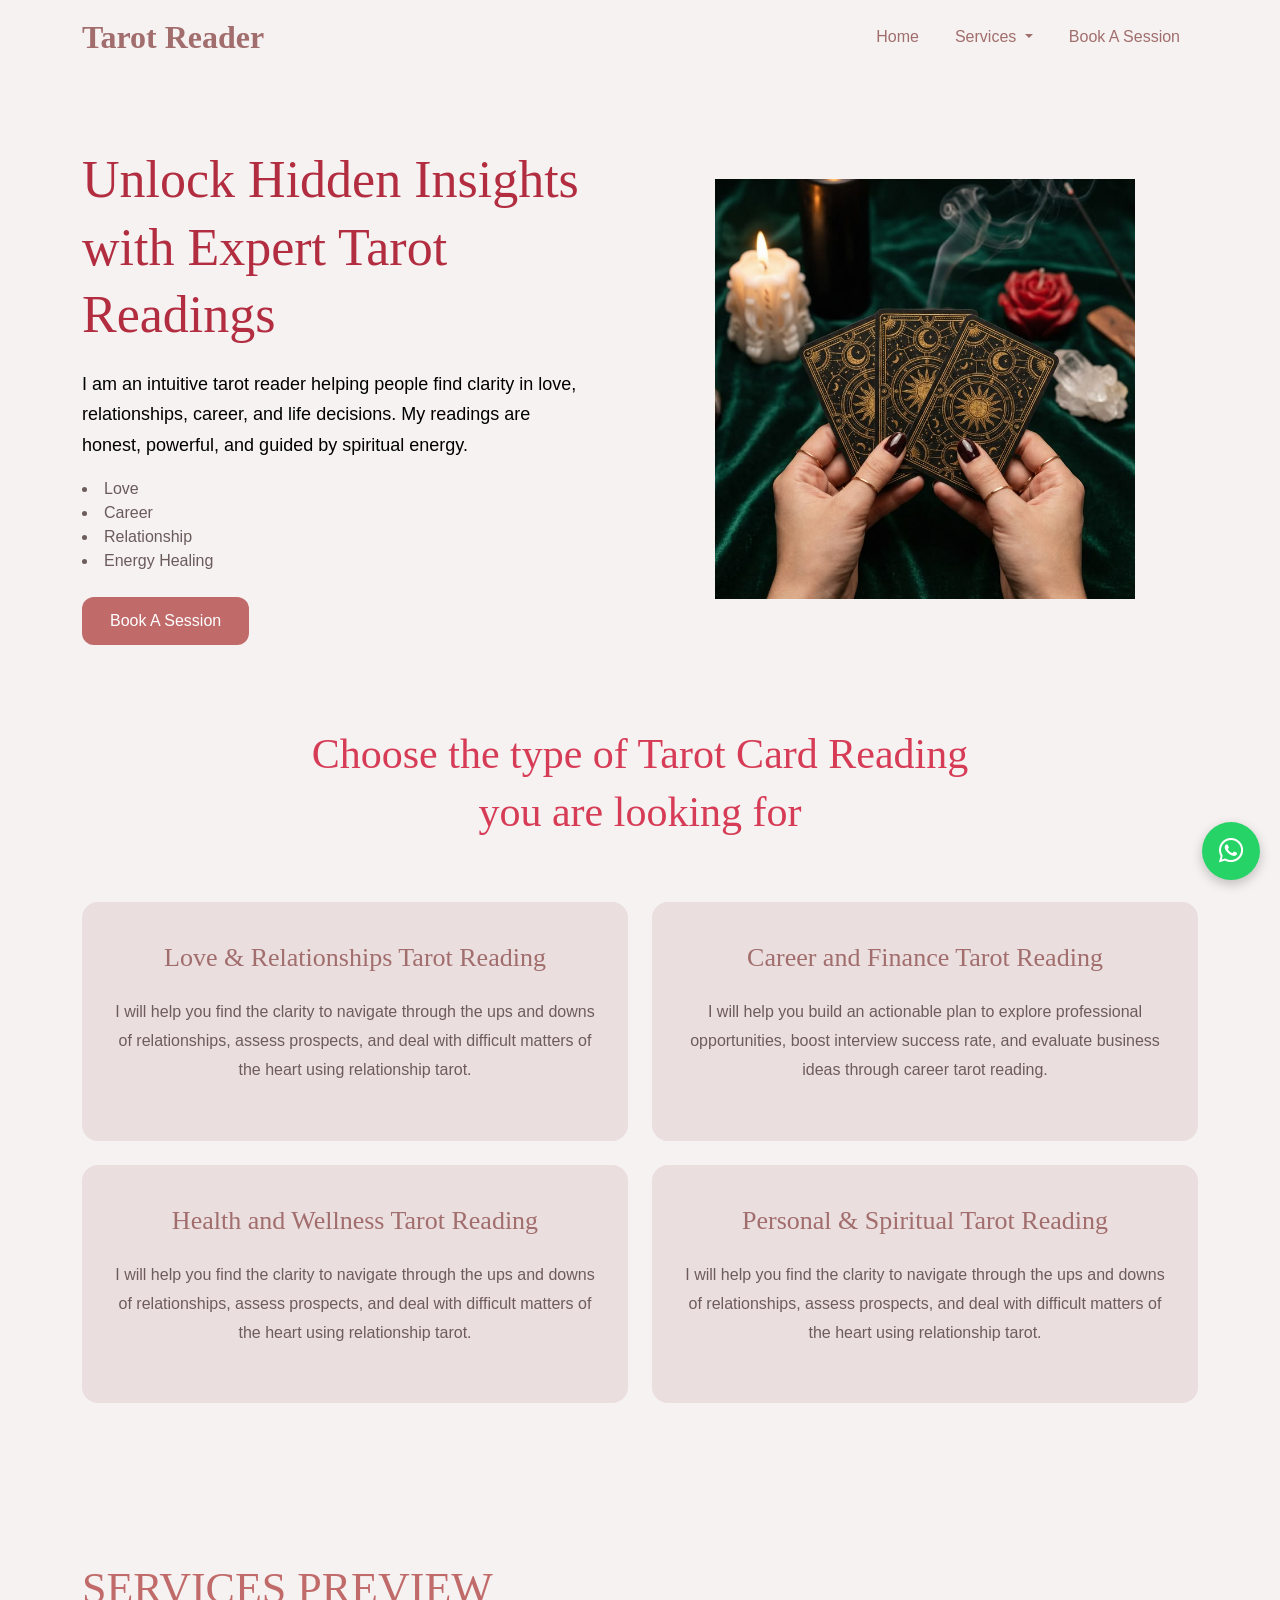
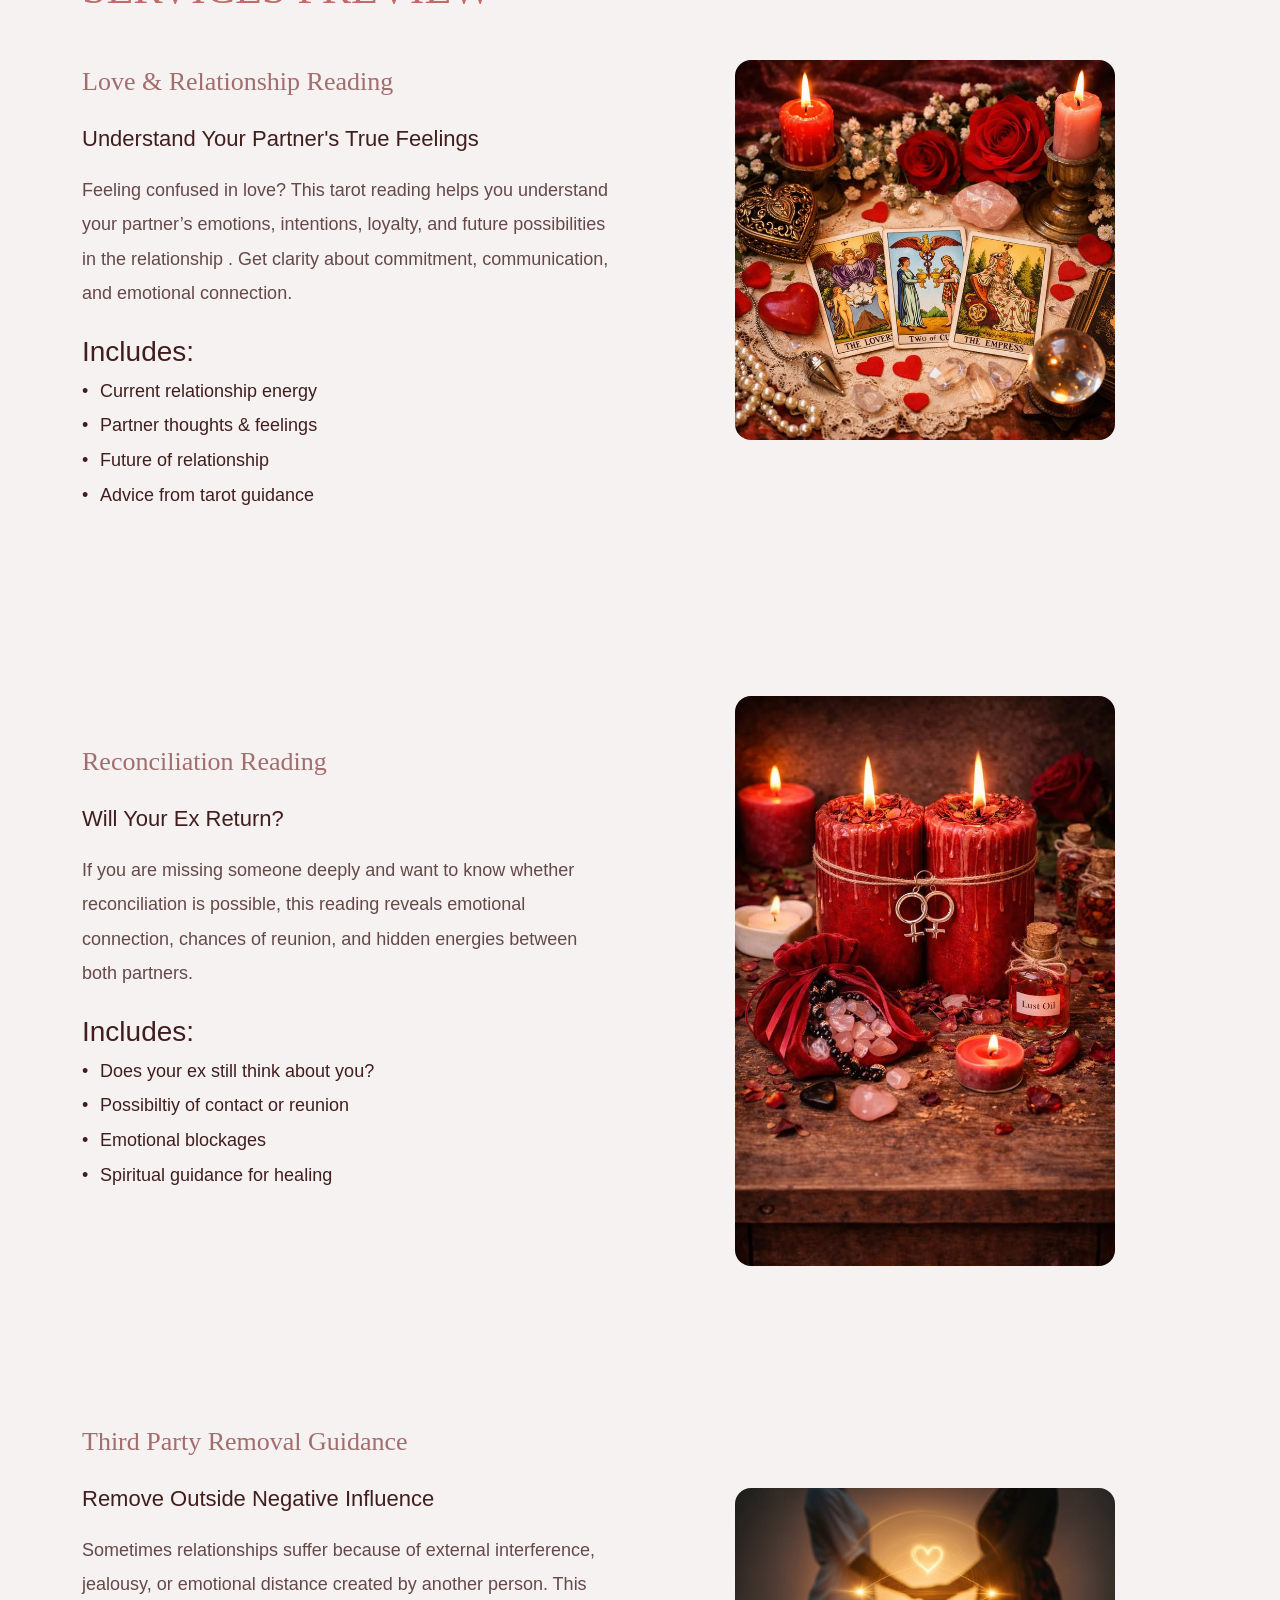
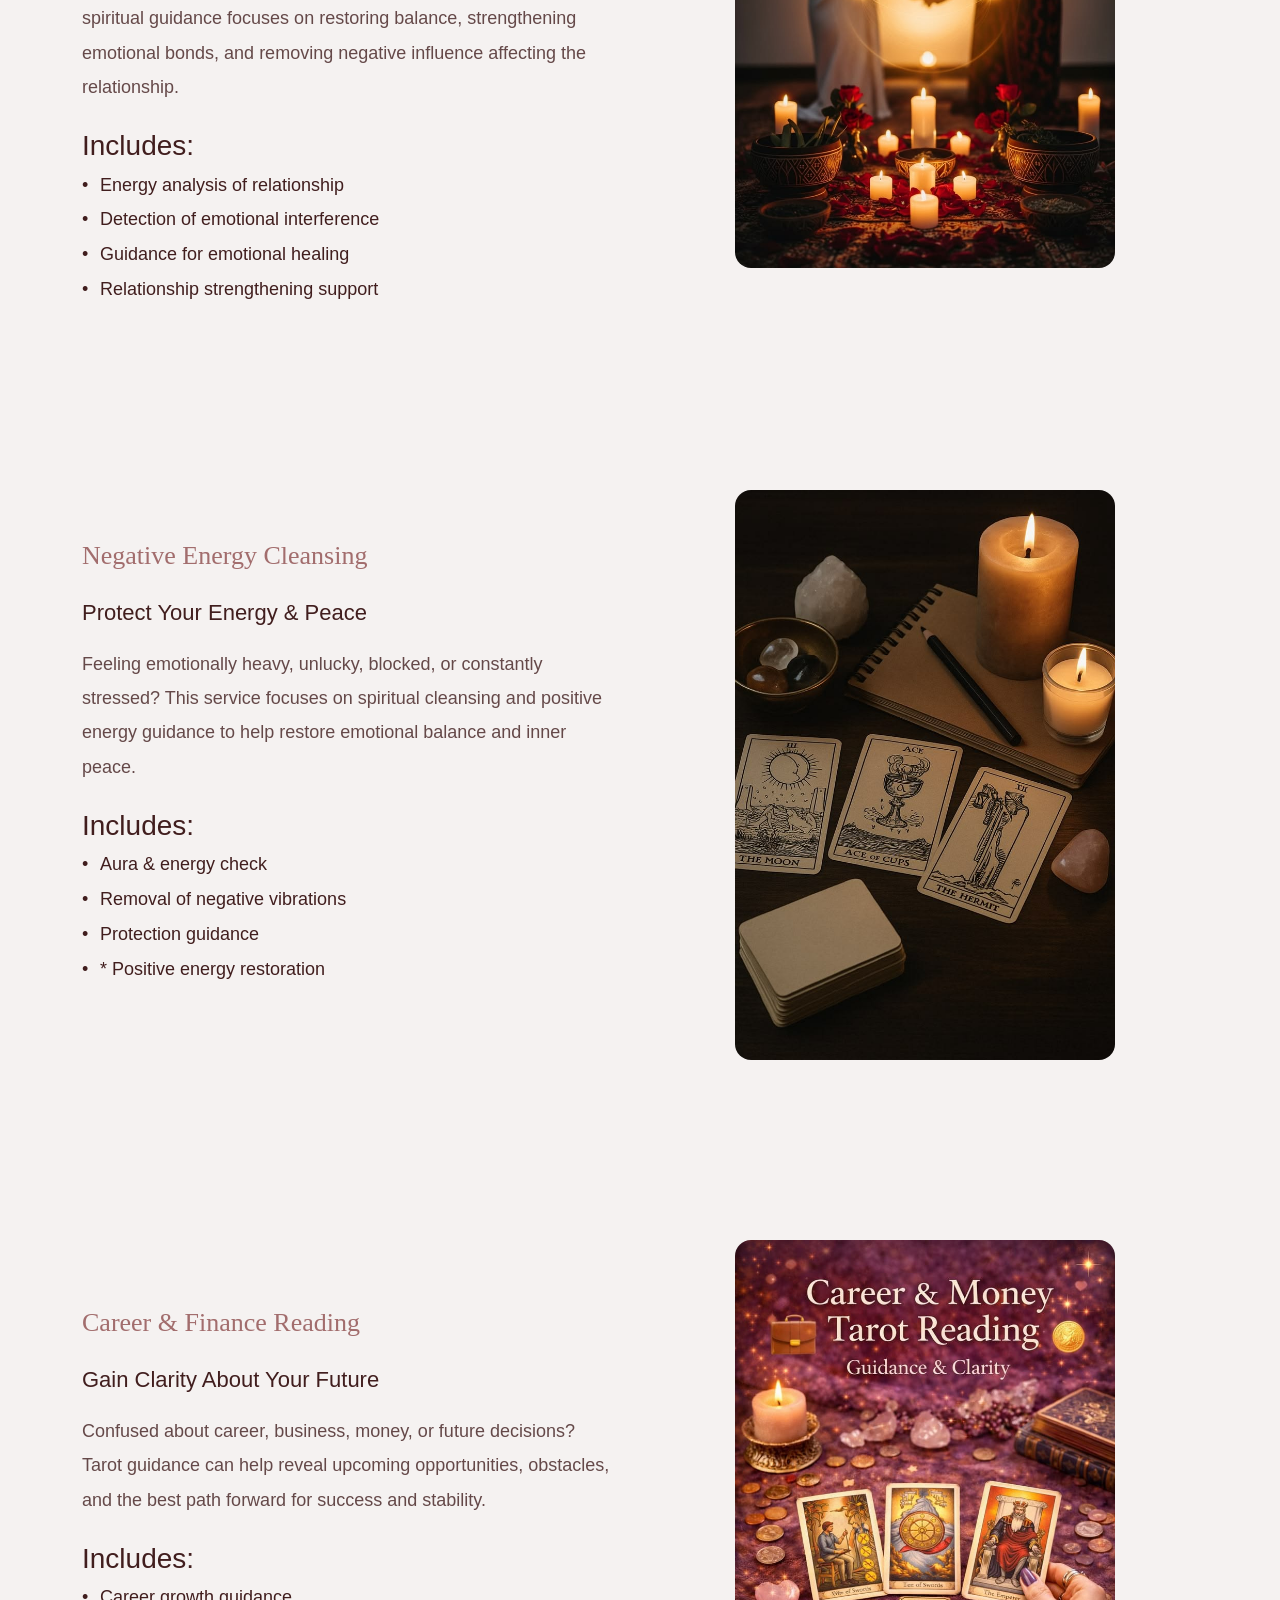
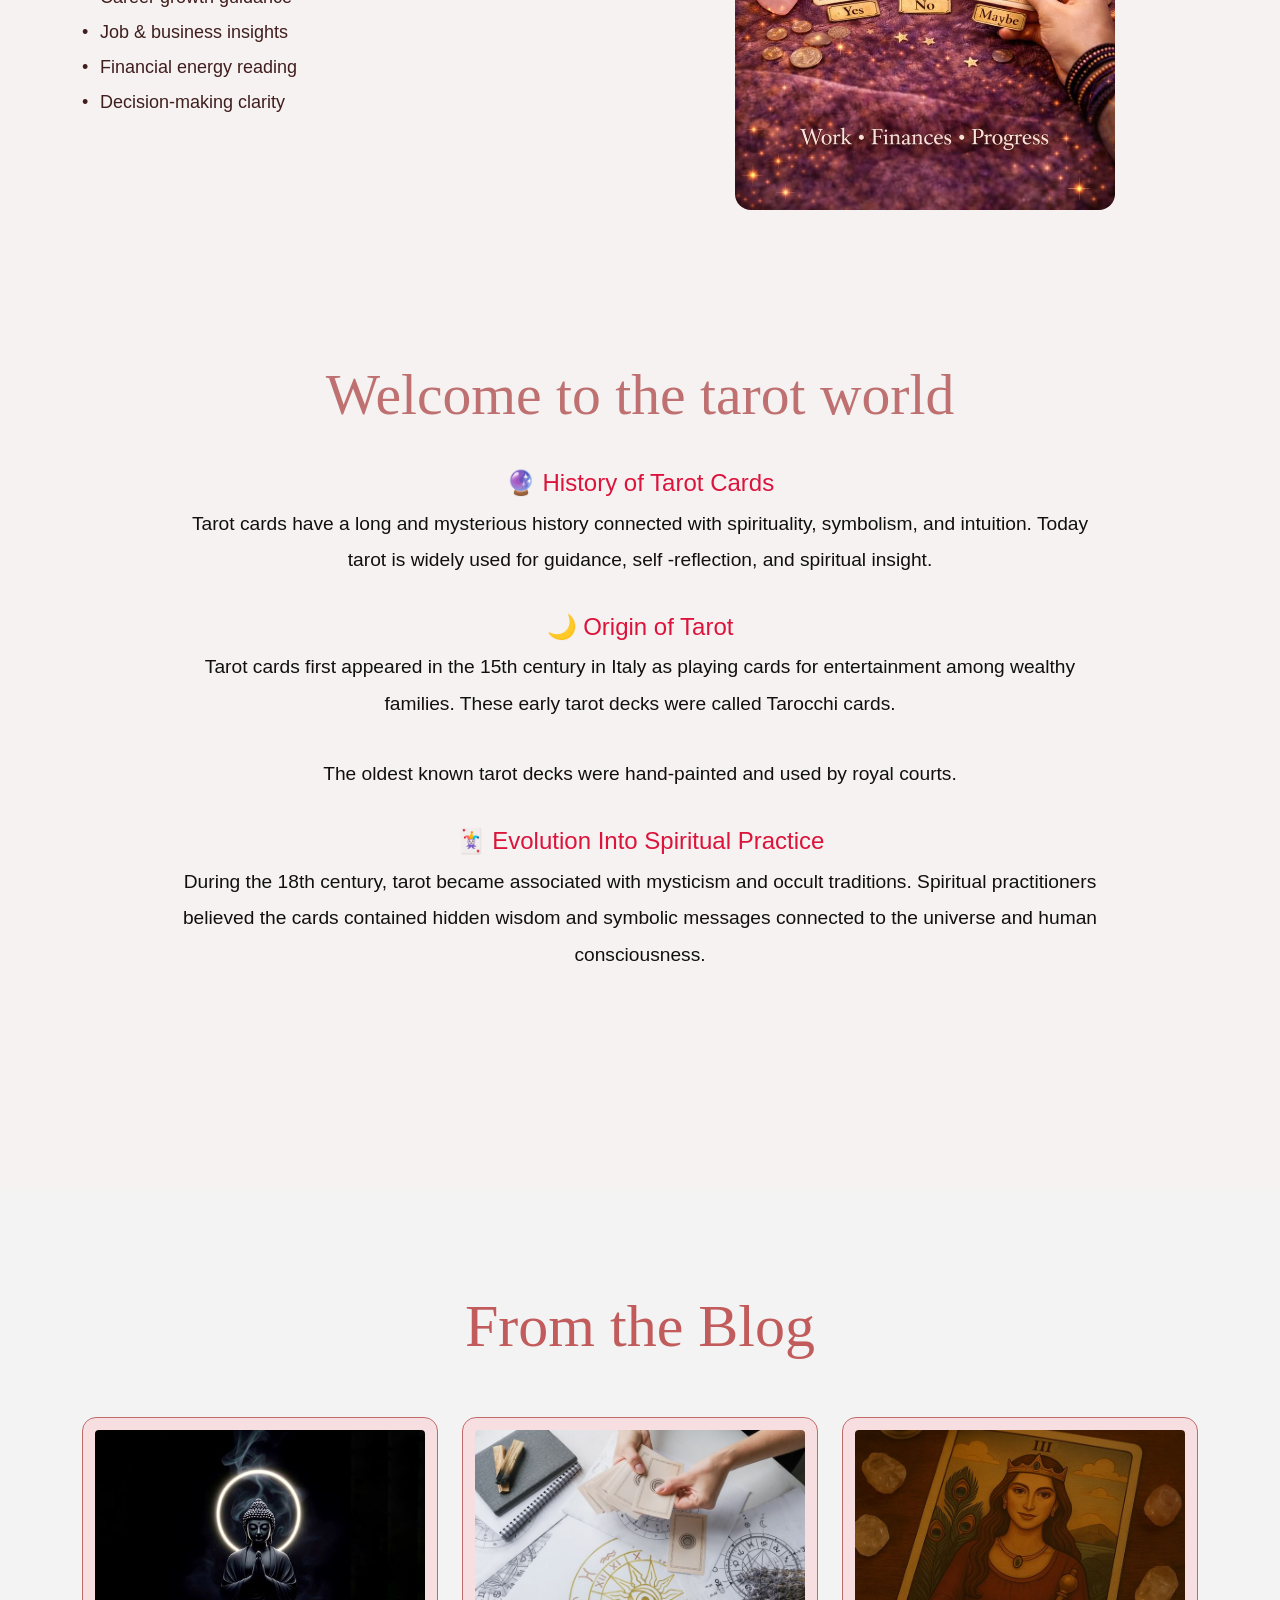
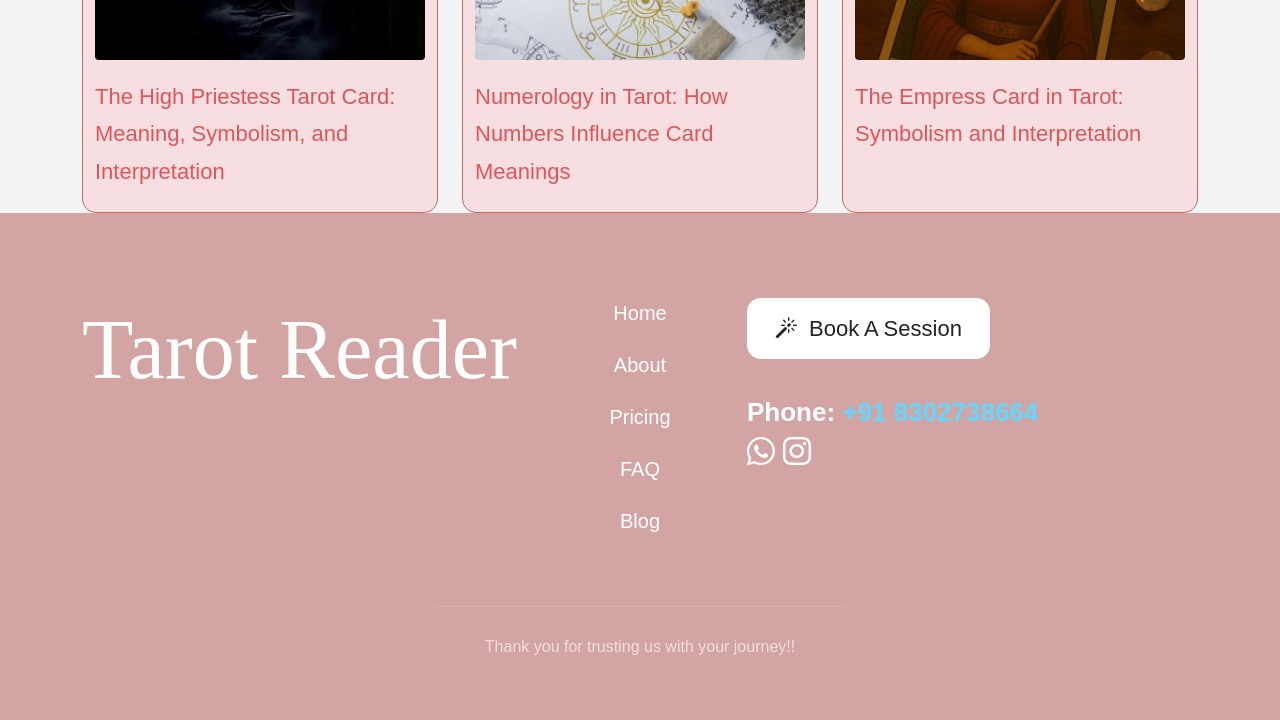
<file: tarotbyrajat/index.html>
<!DOCTYPE html>
<html lang="en">
<head>
    <meta charset="UTF-8">
    <meta name="viewport" content="width=device-width, initial-scale=1.0">
    <title>Tarot auraa</title>
      <link href="https://cdn.jsdelivr.net/npm/bootstrap@5.3.0/dist/css/bootstrap.min.css" rel="stylesheet">
      <link rel="stylesheet" href="./css/style.css">
     <link rel="stylesheet" href="https://cdn.jsdelivr.net/npm/bootstrap-icons@1.11.3/font/bootstrap-icons.min.css">
     <link rel="stylesheet" href="//cdnjs.cloudflare.com/ajax/libs/font-awesome/6.5.2/css/all.min.css">
</head>
<body>
  <a href="https://wa.me/918302738664" class="whatsapp-float" target="_blank" rel="noopener noreferrer" aria-label="Chat on WhatsApp">
  <i class="fa-brands fa-whatsapp"></i>
</a>
    <!-- section-1 -->
     <section>
      <nav class="navbar navbar-expand-lg bg-transparent py-2">
  <div class="container">
    <a class="navbar-brand" href="#">Tarot Reader</a>

    <button class="navbar-toggler" type="button" data-bs-toggle="collapse" data-bs-target="#navMenu">
      <span class="navbar-toggler-icon"></span>
    </button>

    <div class="collapse navbar-collapse justify-content-end" id="navMenu">
      <ul class="navbar-nav">
        <li class="nav-item"><a class="nav-link" href="index.html">Home</a></li>
       
       <li class="nav-item dropdown">
  <a class="nav-link dropdown-toggle" href="#" data-bs-toggle="dropdown">
    Services
  </a>

  <ul class="dropdown-menu">
   
    <li><a class="dropdown-item" href="love.html">Love & Relationship Tarots</a></li>
    <li><a class="dropdown-item" href="career.html">Career & Finance Tarots</a></li>
   
   
 </ul>
</li>
        
        <li class="nav-item"><a class="nav-link" href="booksession.html">Book A Session</a></li>
      </ul>
    </div>
  </div>
</nav>
</section>



<!-- section-2 -->
<section class="hero">
  <div class="container">
    <div class="row align-items-center">

      <!-- Text -->
      <div class="col-lg-6">
        <h1>
          Unlock Hidden Insights<br>
          with Expert Tarot<br>
          Readings
        </h1>

        <p>
          I am an intuitive tarot reader helping people find 
          clarity in love, relationships, career, and life
           decisions. My readings are honest, powerful,
            and guided by spiritual energy.
           
          
        </p>

     <ul class="hero-list">
  <li>Love</li>
  <li>Career</li>
  <li>Relationship</li>
  <li>Energy Healing</li>
</ul>

        <div class="mt-4 d-flex gap-3 flex-wrap">
          <a href="booksession.html" class="btn btn-primary-custom">Book A Session</a>
         
        </div>
      </div>

      <!-- Image -->
      <div class="col-lg-6 text-center mt-5 mt-lg-0">
        <img src="./assets/img1.jpg " alt="Tarot Cards" class="img-fluid hero-img">
      </div>

    </div>
  </div>
</section>

<!-- section-3 -->
<section class="section-padding">
  <div class="container">

    <!-- Heading -->
    <h2 class="section-title">
      Choose the type of Tarot Card Reading <br>
      you are looking for
    </h2>

    <!-- Cards -->
    <div class="row g-4">

      <!-- Card 1 -->
      <div class="col-md-6">
        <div class="service-card">
          <h3 class="service-title">Love & Relationships Tarot Reading</h3>
          <p class="service-text">
            I will help you find the clarity to navigate through the ups and downs of relationships, 
            assess prospects, and deal with difficult matters of the heart using relationship tarot.
          </p>
        </div>
      </div>

      <!-- Card 2 -->
      <div class="col-md-6">
        <div class="service-card">
          <h3 class="service-title">Career and Finance Tarot Reading</h3>
          <p class="service-text">
            I will help you build an actionable plan to explore professional opportunities, boost 
            interview success rate, and evaluate business ideas through career tarot reading.
          </p>
        </div>
      </div>

      <!-- Card 3 -->
      <div class="col-md-6">
        <div class="service-card">
          <h3 class="service-title">Health and Wellness Tarot Reading</h3>
          <p class="service-text">
            I will help you find the clarity to navigate through the ups and downs of relationships, 
            assess prospects, and deal with difficult matters of the heart using relationship tarot.
          </p>
        </div>
      </div>

      <!-- Card 4 -->
      <div class="col-md-6">
        <div class="service-card">
          <h3 class="service-title">Personal & Spiritual Tarot Reading</h3>
          <p class="service-text">
            I will help you find the clarity to navigate through the ups and downs of relationships, 
            assess prospects, and deal with difficult matters of the heart using relationship tarot.
          </p>
        </div>
      </div>

    </div>
  </div>
</section>

<!-- section-4 -->
   <section class="about-section">
  <div class="container">
    <div class="row align-items-center"> 

<!-- Left Content -->
       <div class="col-lg-6 about-content">
        <h2 class="about-title">SERVICES PREVIEW</h2>

        

       <h2 class="service-title">Love & Relationship Reading</h2>
<p class="service-subtitle">Understand Your Partner's True Feelings</p>

        <p class="about-text">
          Feeling confused in love?
           This tarot reading helps you understand your
            partner’s emotions, intentions,
             loyalty, and future possibilities in the relationship
             . Get clarity about commitment, communication, and
              emotional connection.

         </p> 

        
<h3 class="includes-title">Includes:</h3>
<ul class="includes-list">
  <li>Current relationship energy</li>
  <li>Partner thoughts & feelings</li>
  <li>Future of relationship</li>
  <li>Advice from tarot guidance</li>
</ul>
      </div> 

      <!-- Right Image -->
      <div class="col-lg-6 text-center">
        <img src="./assets/img2.jpg" alt="Tarot Reader" class="about-img">
      </div>

    </div>
   
  </div>
 </section>  


<!-- secction-5 -->
 <section class="about-section">
  <div class="container">
    <div class="row align-items-center"> 
     
<!-- Left Content -->
       <div class="col-lg-6 about-content">
   <h2 class="service-title">Reconciliation Reading</h2>
<p class="service-subtitle">Will Your Ex Return?</p>

        <p class="about-text">
         If you are missing someone deeply and want to know whether reconciliation
          is possible, this reading reveals emotional connection, chances of reunion,
          and hidden energies between both partners.

         </p> 
  <h3 class="includes-title">Includes:</h3>
<ul class="includes-list">
  <li>Does your ex still think about you?</li>
  <li>Possibiltiy of contact or reunion</li>
  <li>Emotional blockages</li>
  <li>Spiritual guidance for healing</li>
</ul>
      </div>
      <div class="col-lg-6 text-center">
        <img src="./assets/img3.jpg" alt="Tarot Reader" class="about-img">
      </div> 
</div>

   
  </div>
</section>  

<!-- section-6 -->
    <section class="about-section">
  <div class="container">
    <div class="row align-items-center"> 
     
<!-- Left Content -->
       <div class="col-lg-6 about-content">
   <h2 class="service-title">Third Party Removal Guidance</h2>
<p class="service-subtitle">Remove Outside Negative Influence</p>

        <p class="about-text">
         Sometimes relationships suffer because of external interference, jealousy, or
          emotional distance created by another person. This spiritual guidance
           focuses on restoring balance, strengthening emotional bonds, and removing
            negative influence affecting the relationship.
         </p> 
  <h3 class="includes-title">Includes:</h3>
<ul class="includes-list">
  <li>Energy analysis of relationship</li>
  <li>Detection of emotional interference</li>
  <li> Guidance for emotional healing</li>
  <li>Relationship strengthening support</li>
</ul>
      </div> 
       <div class="col-lg-6 text-center">
        <img src="./assets/img4.jpg" alt="Tarot Reader" class="about-img">
      </div>
</div>
   
  </div>
 </section>

<!-- section-7 -->
 <section class="about-section">
  <div class="container">
    <div class="row align-items-center"> 
       
<!-- Left Content -->
       <div class="col-lg-6 about-content">
   <h2 class="service-title">Negative Energy Cleansing</h2>
<p class="service-subtitle">Protect Your Energy & Peace</p>

        <p class="about-text">
         Feeling emotionally heavy, unlucky, blocked, or constantly stressed? This
          service focuses on spiritual cleansing and positive energy guidance to help
           restore emotional balance and inner peace.
         </p> 
  <h3 class="includes-title">Includes:</h3>
<ul class="includes-list">
  <li>Aura & energy check</li>
  <li>Removal of negative vibrations</li>
  <li> Protection guidance</li>
  <li>* Positive energy restoration</li>
</ul>
      </div> 
      <div class="col-lg-6 text-center">
        <img src="./assets/img5.jpg" alt="Tarot Reader" class="about-img">
      </div>
    
</div>

  </div>
 </section>

<!-- section-8 -->
  <section class="about-section">
  <div class="container">
     <div class="row align-items-center">
   
<!-- Left Content -->
       <div class="col-lg-6 about-content">
   <h2 class="service-title">Career & Finance Reading</h2>
<p class="service-subtitle">Gain Clarity About Your Future</p>

        <p class="about-text">
         Confused about career, business, money, or future decisions? Tarot guidance
          can help reveal upcoming opportunities, obstacles, and the best path forward
           for success and stability.
         </p> 
  <h3 class="includes-title">Includes:</h3>
<ul class="includes-list">
  <li>Career growth guidance</li>
  <li>Job & business insights</li>
  <li> Financial energy reading</li>
  <li>Decision-making clarity</li>
</ul>
      </div> 
       
        <div class="col-lg-6 text-center">
        <img src="./assets/img6.jpg" alt="Tarot Reader" class="about-img">
      </div>
    
</div>
   
  </div>
 </section>


<!-- section-9 -->
 <section class="tarot-section">
    <div class="container">
      <div class="row justify-content-center">
        <div class="col-lg-10">
          <h1 class="tarot-heading">Welcome to the tarot world</h1>

          <div class="tarot">
            <h4 class="tarot-content">🔮 History of Tarot Cards</h4>


          <p class="tarot-para">
            
Tarot cards have a long and mysterious history connected with spirituality,
 symbolism, and intuition. Today tarot is widely used for guidance, self
 -reflection, and spiritual insight.
          </p>
          </div>

           <div class="tarot">
            <h4 class="tarot-content">🌙 Origin of Tarot</h4>

          <p class="tarot-para">
           Tarot cards first appeared in the 15th century in Italy as playing cards for
            entertainment among wealthy families. These early tarot decks were called
             Tarocchi cards.
          </p>
          <p class="tarot-para">
            The oldest known tarot decks were hand-painted and used by royal courts.

          </p>
          </div>

           <div class="tarot">
            <h4 class="tarot-content">🃏 Evolution Into Spiritual Practice</h4>


          <p class="tarot-para">
            During the 18th century, tarot became associated with mysticism and occult
             traditions. Spiritual practitioners believed the cards contained hidden wisdom
              and symbolic messages connected to the universe and human
               consciousness.
            

          </p>
          </div>


          
          </div>
        </div>
      </div>
    </div>
  </section>




   
   


  <!-- section-10 -->
   <section class="blog-section">
  <div class="container">
    <h2 class="blog-title">From the Blog</h2>

    <div class="row g-4 justify-content-center">
      <div class="col-lg-4 col-md-6">
        <div class="blog-card">
          <img src="./assets/download (7).jpg" alt="">
          <h3>The High Priestess Tarot Card: Meaning, Symbolism, and Interpretation</h3>
        </div>
      </div>

      <div class="col-lg-4 col-md-6">
        <div class="blog-card">
          <img src="./assets/img8.jpg" alt="">
          <h3>Numerology in Tarot: How Numbers Influence Card Meanings</h3>
        </div>
      </div>

      <div class="col-lg-4 col-md-6">
        <div class="blog-card">
          <img src="./assets/img9.jpg" alt="">
          <h3>The Empress Card in Tarot: Symbolism and Interpretation</h3>
        </div>
      </div>
    </div>

    
  </div>
</section>

<!-- section-11 -->
 <footer class="custom-footer">
  <div class="container">
    <div class="row align-items-start gy-5">
      
      <div class="col-lg-5 footer-left text-center text-lg-start">
        <div class="footer-logo">Tarot Reader</div>
      </div>

      <div class="col-lg-2 footer-center">
        <ul class="footer-links">
          <li><a href="#">Home</a></li>
          <li><a href="#">About</a></li>
          <li><a href="#">Pricing</a></li>
          <li><a href="#">FAQ</a></li>
          <li><a href="#">Blog</a></li>
        </ul>
      </div>

      <div class="col-lg-5 footer-right text-center text-lg-start">
        <a href="booksession.html" class="session-btn">
          <i class="bi bi-magic"></i>
          Book A Session
        </a>

        <div class="phone-text">
          Phone: <a href="tel:+918302738664">+91 8302738664</a>
        </div>

      <div class="social-icons">
  <a href="https://wa.me/918302738664?text=Hello%20I%20want%20to%20book%20a%20reading" target="_blank" rel="noopener noreferrer">
    <i class="bi bi-whatsapp"></i>
  </a>

  <a href="https://www.instagram.com/tarotbyrajat/" target="_blank" rel="noopener noreferrer">
    <i class="bi bi-instagram"></i>
  </a>

 
</div>
      </div>
    </div>

    <hr class="footer-divider">

    <p class="footer-credit">
     Thank you for trusting us with your journey!!
    </p>
  </div>
</footer>





<script src="https://cdn.jsdelivr.net/npm/bootstrap@5.3.0/dist/js/bootstrap.bundle.min.js">
  </script>

</body>
</html>
</file>
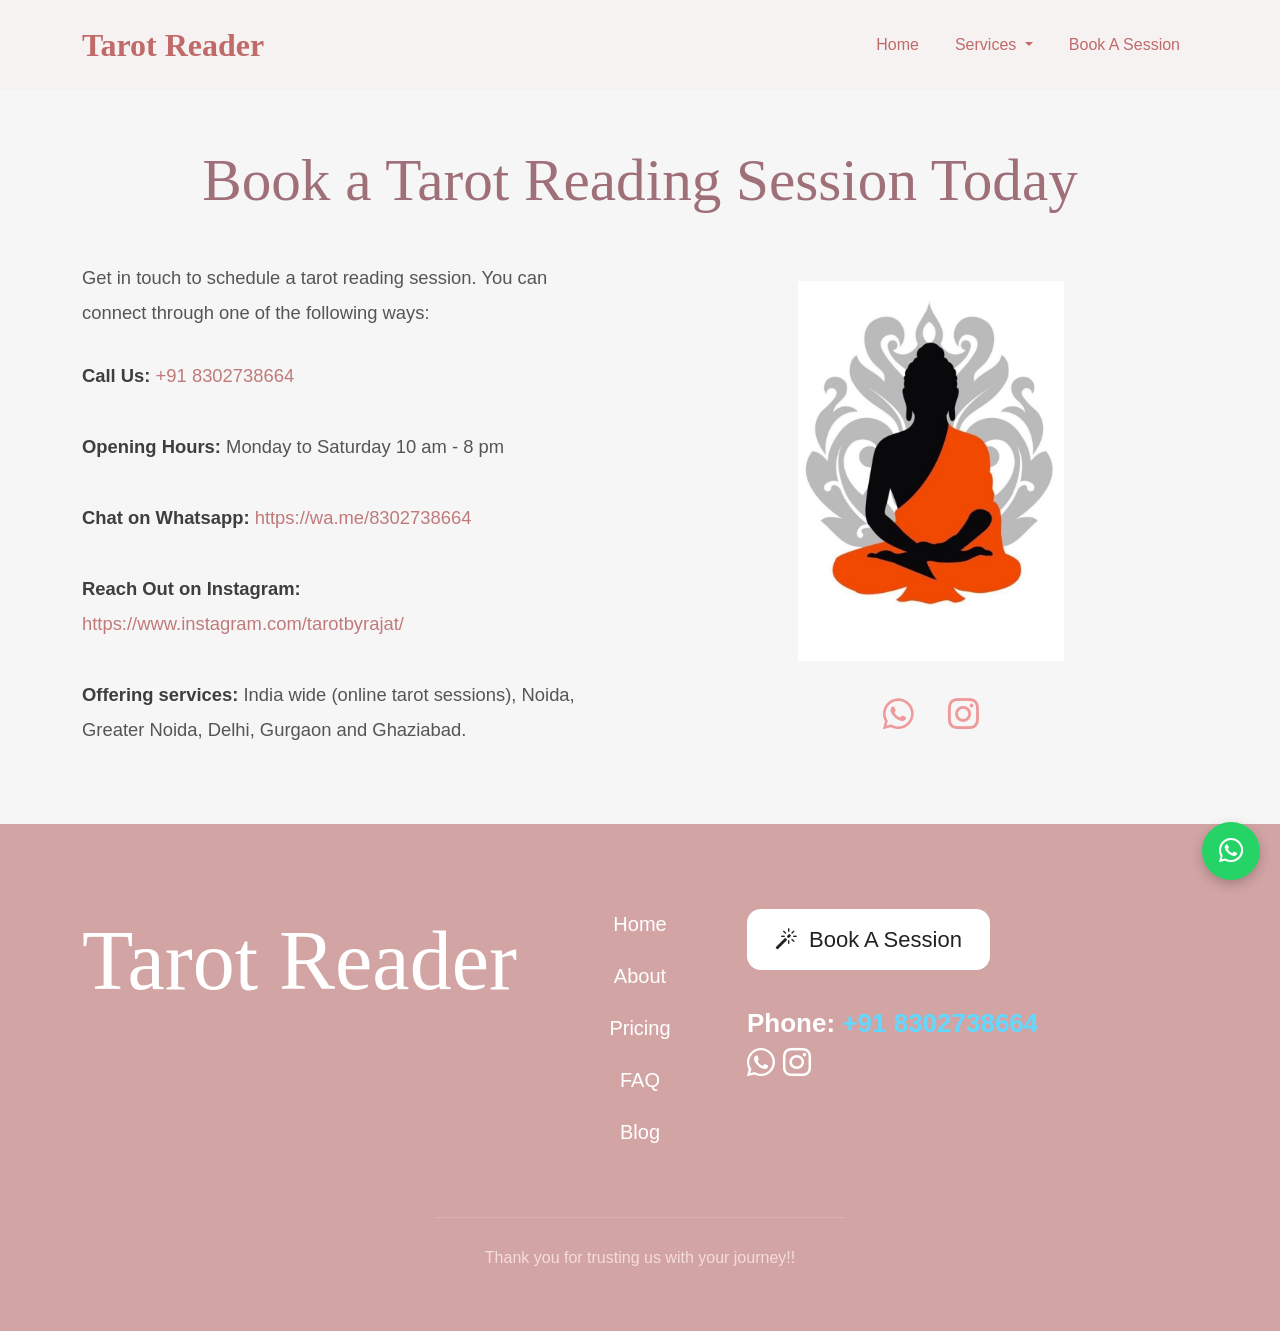
<file: tarotbyrajat/booksession.html>
<!DOCTYPE html>
<html lang="en">
<head>
    <meta charset="UTF-8">
    <meta name="viewport" content="width=device-width, initial-scale=1.0">
    <title>Document</title>
      <link href="https://cdn.jsdelivr.net/npm/bootstrap@5.3.0/dist/css/bootstrap.min.css" rel="stylesheet">
      <link rel="stylesheet" href="./css/booksession.css">
        <link rel="stylesheet" href="https://cdn.jsdelivr.net/npm/bootstrap-icons@1.11.3/font/bootstrap-icons.min.css">
        <link rel="stylesheet" href="//cdnjs.cloudflare.com/ajax/libs/font-awesome/6.5.2/css/all.min.css">
</head>
<body>
   <a href="https://wa.me/918302738664" class="whatsapp-float" target="_blank" rel="noopener noreferrer" aria-label="Chat on WhatsApp">
  <i class="fa-brands fa-whatsapp"></i>
</a>
     <!-- section-1 -->
     <section>
    <nav class="navbar navbar-expand-lg bg-transparent py-3">
  <div class="container">
    <a class="navbar-brand" href="index.html">Tarot Reader</a>

    <button class="navbar-toggler" type="button" data-bs-toggle="collapse" data-bs-target="#navMenu">
      <span class="navbar-toggler-icon"></span>
    </button>

    <div class="collapse navbar-collapse justify-content-end" id="navMenu">
      <ul class="navbar-nav">
        <li class="nav-item"><a class="nav-link" href="index.html">Home</a></li>
       
       <li class="nav-item dropdown">
  <a class="nav-link dropdown-toggle" href="#" data-bs-toggle="dropdown">
    Services
  </a>

  <ul class="dropdown-menu">
 
    <li><a class="dropdown-item" href="love.html">Love & Relationship Tarots</a></li>
    <li><a class="dropdown-item" href="career.html">Career & Finance Tarots</a></li>
  
   
 </ul>
</li>
        
        <li class="nav-item"><a class="nav-link" href="booksession.html">Book A Session</a></li>
      </ul>
    </div>
  </div>
</nav>
</section>


<!-- section-2 -->
 <section class="contact-booking-section">
    <div class="container">
      <h2 class="section-title">Book a Tarot Reading Session Today</h2>

      <div class="row align-items-start g-5">
        <div class="col-lg-6">
          <div class="contact-text">
            <p>
              Get in touch to schedule a tarot reading session. You can connect
              through one of the following ways:
            </p>

            <div class="contact-item">
              <strong>Call Us:</strong>
              
             <a href="tel:+918302738664" class="contact-link">+91 8302738664</a>
            </div>

            <div class="contact-item">
              <strong>Opening Hours:</strong> Monday to Saturday 10 am - 8 pm
            </div>

            <div class="contact-item">
              <strong>Chat on Whatsapp:</strong>
              <a href="https://wa.me/918302738664" target="_blank" rel="noopener noreferrer" class="contact-link">
                https://wa.me/8302738664
              </a>
            </div>

            <div class="contact-item">
              <strong>Reach Out on Instagram:</strong><br>
              <a href="https://www.instagram.com/tarotbyrajat/" target="_blank" rel="noopener noreferrer" class="contact-link">
                https://www.instagram.com/tarotbyrajat/
              </a>
            </div>

            <div class="contact-item">
              <strong>Offering services:</strong> India wide (online tarot sessions),
              Noida, Greater Noida, Delhi, Gurgaon and Ghaziabad.
            </div>
          </div>
        </div>

        <div class="col-lg-6">
          <div class="map-wrap">
          <img class="buddha-img" src="./assets/downloaded.jpg" alt="Buddha image">
            <div class="social-links">
              <a href="https://wa.me/918302738664" target="_blank" rel="noopener noreferrer" aria-label="WhatsApp">
                <i class="fa-brands fa-whatsapp"></i>
              </a>
              <a href="https://www.instagram.com/tarot_auraa/" target="_blank" rel="noopener noreferrer" aria-label="Instagram">
                <i class="fa-brands fa-instagram"></i>
              </a>
             
             
            </div>
          </div>
        </div>
      </div>
    </div>
  </section>

  <!-- section-3 -->
  

       


  <!--section-4  -->




  <!-- section-5 -->
  <footer class="custom-footer">
  <div class="container">
    <div class="row align-items-start gy-5">
      
      <div class="col-lg-5 footer-left text-center text-lg-start">
        <div class="footer-logo">Tarot Reader</div>
      </div>

      <div class="col-lg-2 footer-center">
        <ul class="footer-links">
          <li><a href="#">Home</a></li>
          <li><a href="#">About</a></li>
          <li><a href="#">Pricing</a></li>
          <li><a href="#">FAQ</a></li>
          <li><a href="#">Blog</a></li>
        </ul>
      </div>

      <div class="col-lg-5 footer-right text-center text-lg-start">
        <a href="#" class="session-btn">
          <i class="bi bi-magic"></i>
          Book A Session
        </a>

        <div class="phone-text">
          Phone: <a href="tel:+918302738664">+91 8302738664</a>
        </div>

      <div class="social-icons">
  <a href="https://wa.me/918302738664?text=Hello%20I%20want%20to%20book%20a%20reading" target="_blank" rel="noopener noreferrer">
    <i class="bi bi-whatsapp"></i>
  </a>

  <a href="https://www.instagram.com/tarotbyrajat/" target="_blank" rel="noopener noreferrer">
    <i class="bi bi-instagram"></i>
  </a>

 
</div>
      </div>
    </div>

    <hr class="footer-divider">

    <p class="footer-credit">
      Thank you for trusting us with your journey!!
    </p>
  </div>
</footer>

   


    
    <script src="https://cdn.jsdelivr.net/npm/bootstrap@5.3.0/dist/js/bootstrap.bundle.min.js"></script>
</body>
</html>
</file>
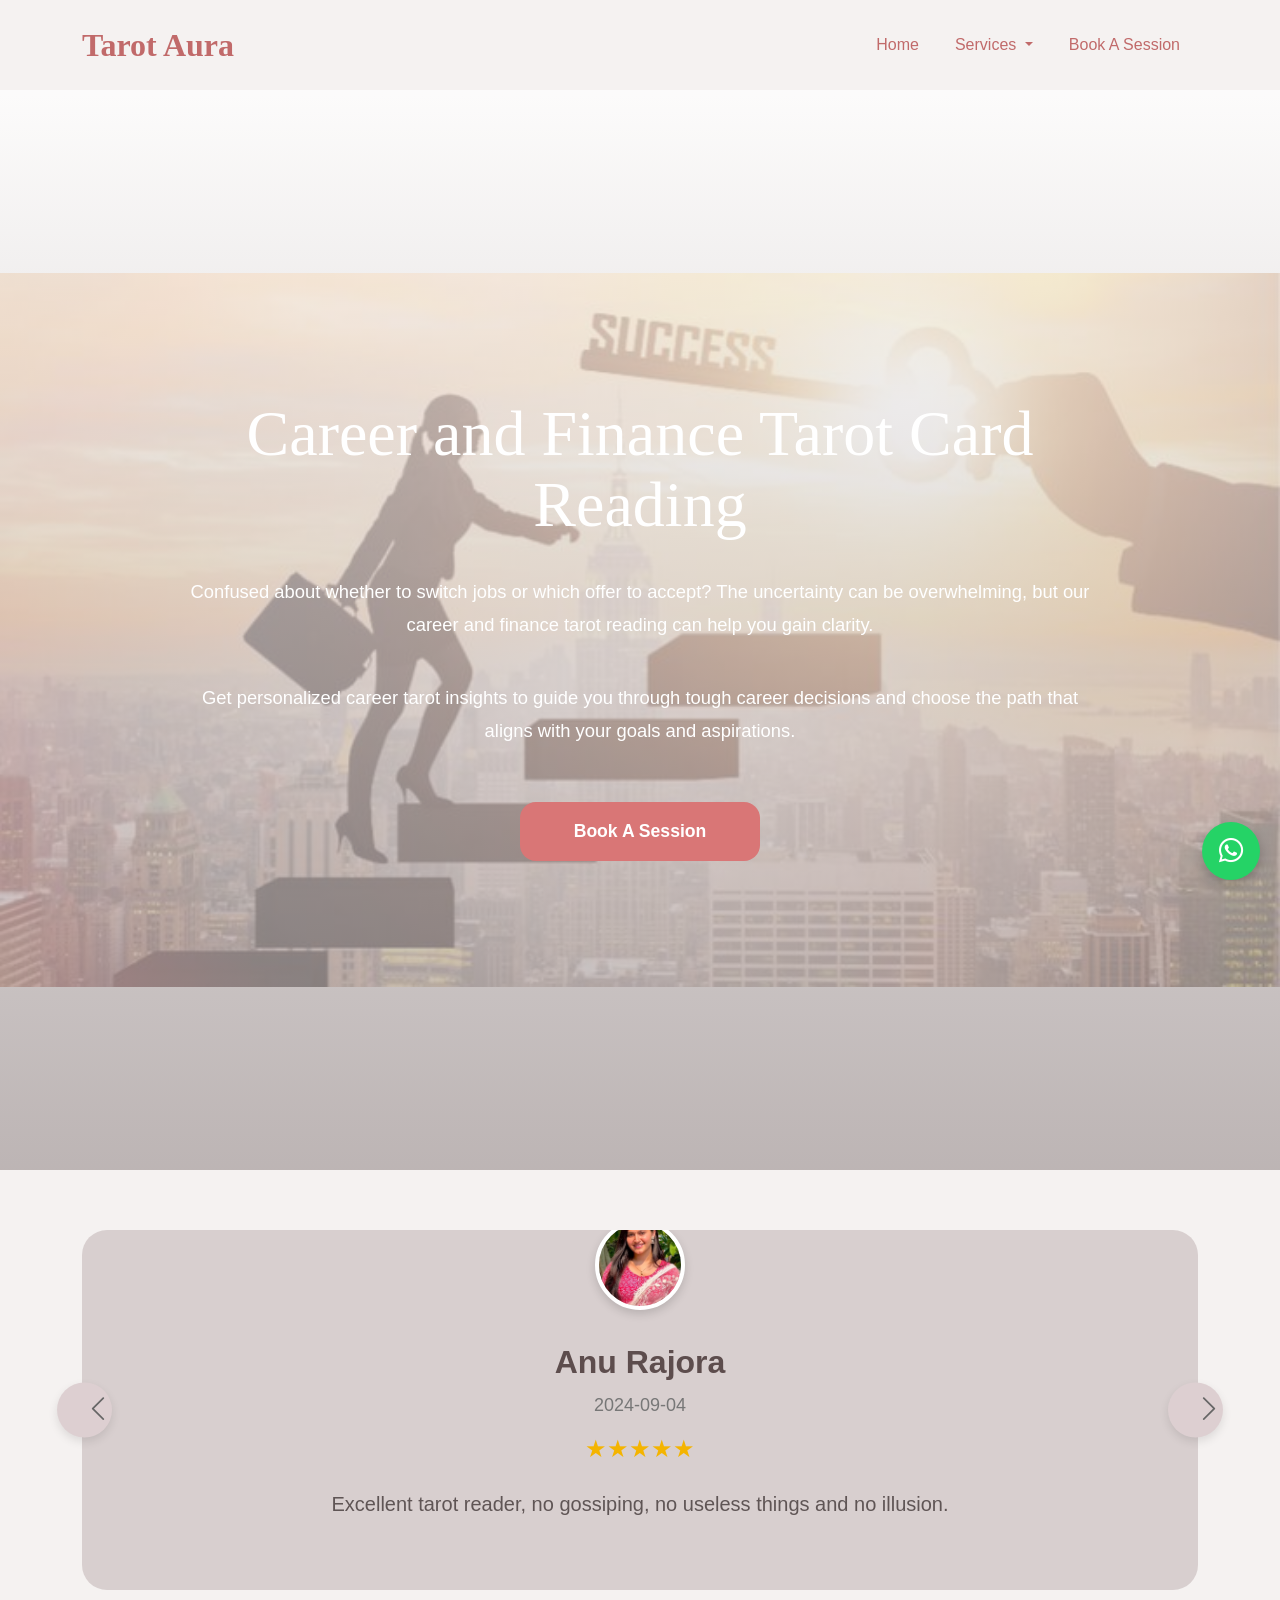
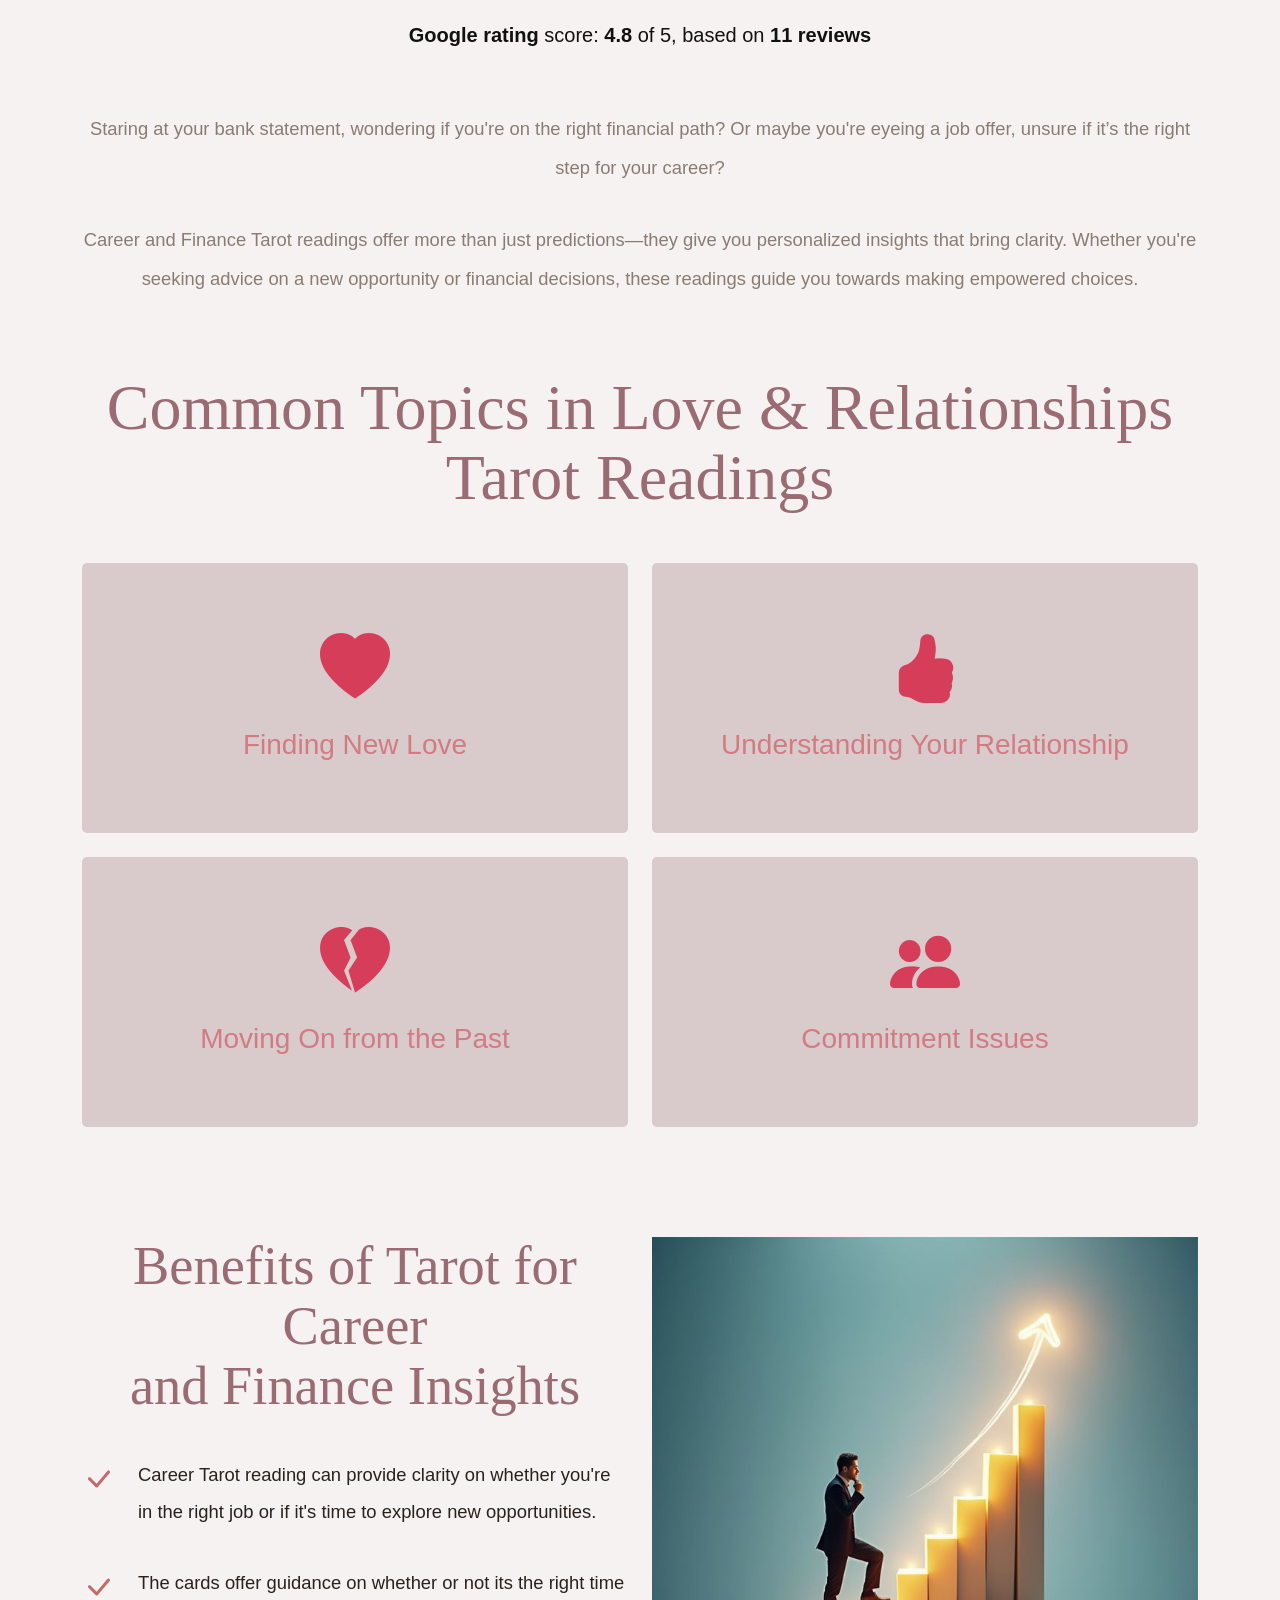
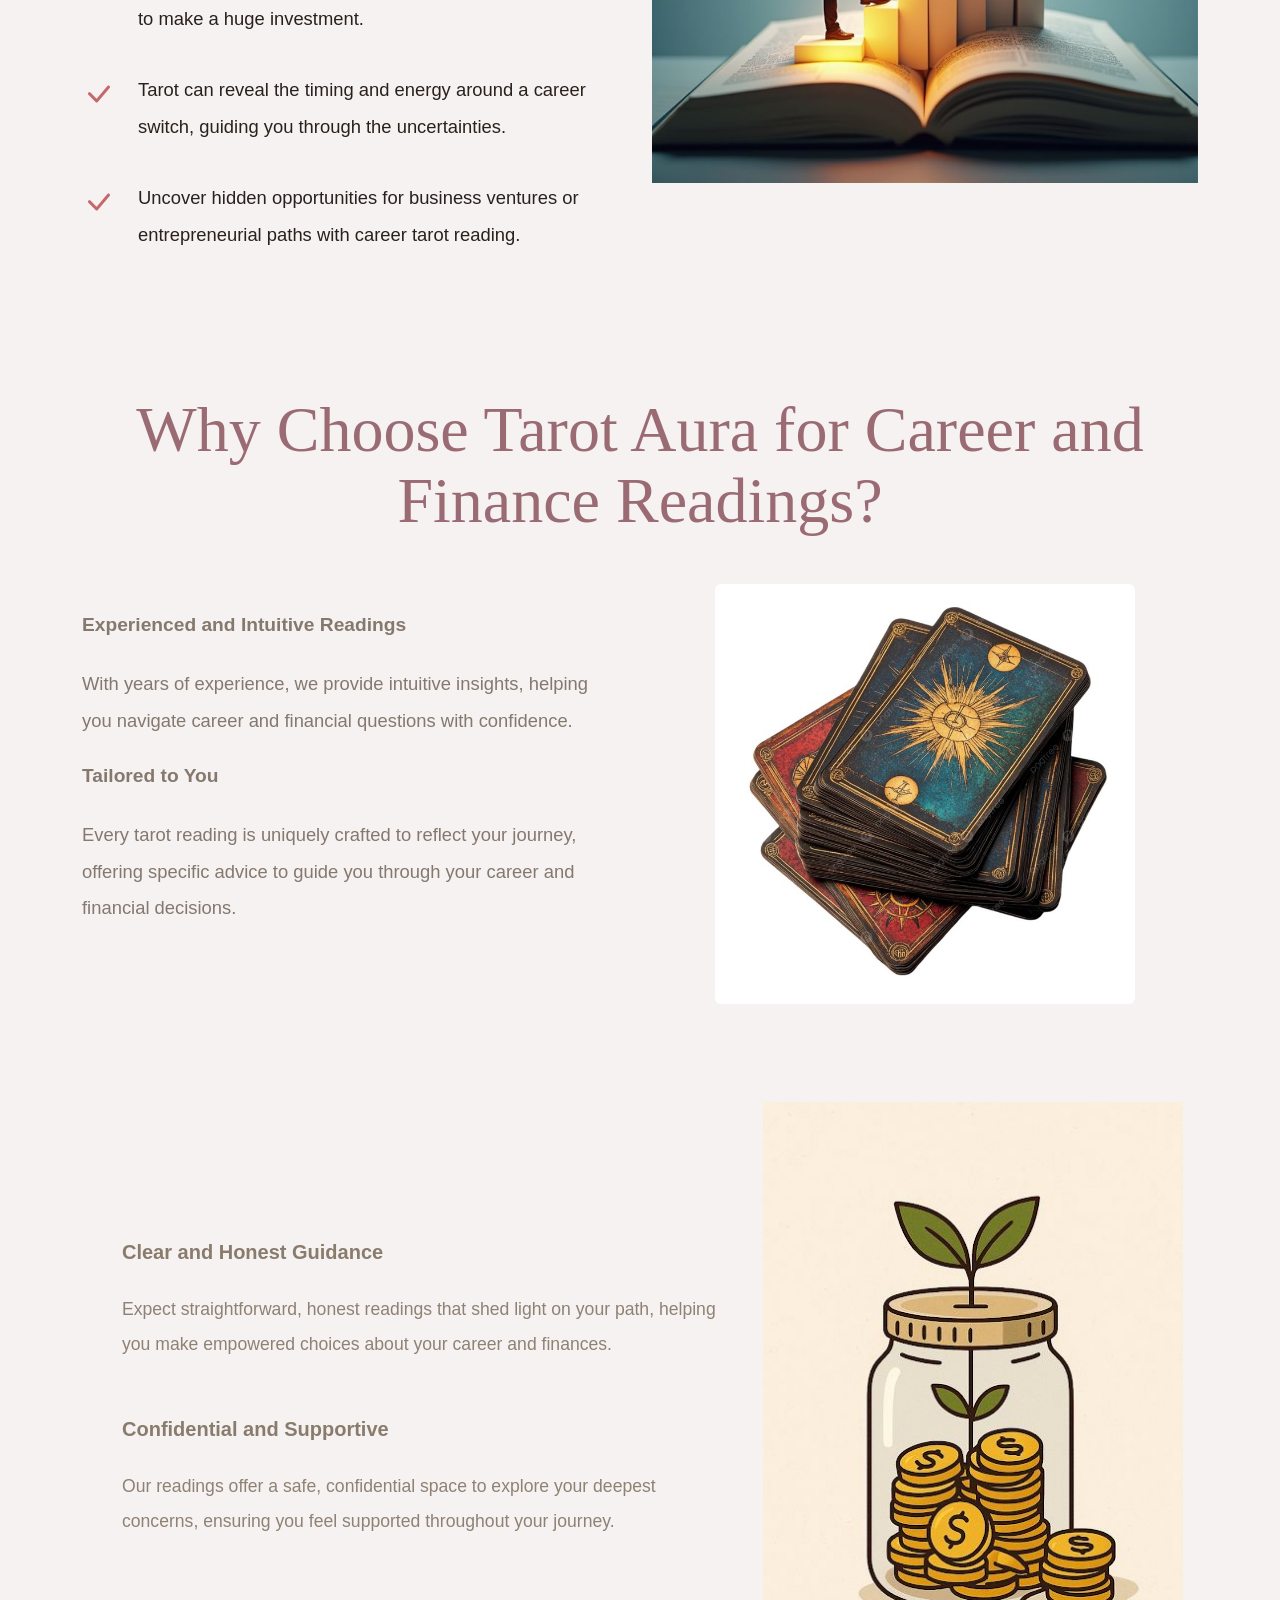
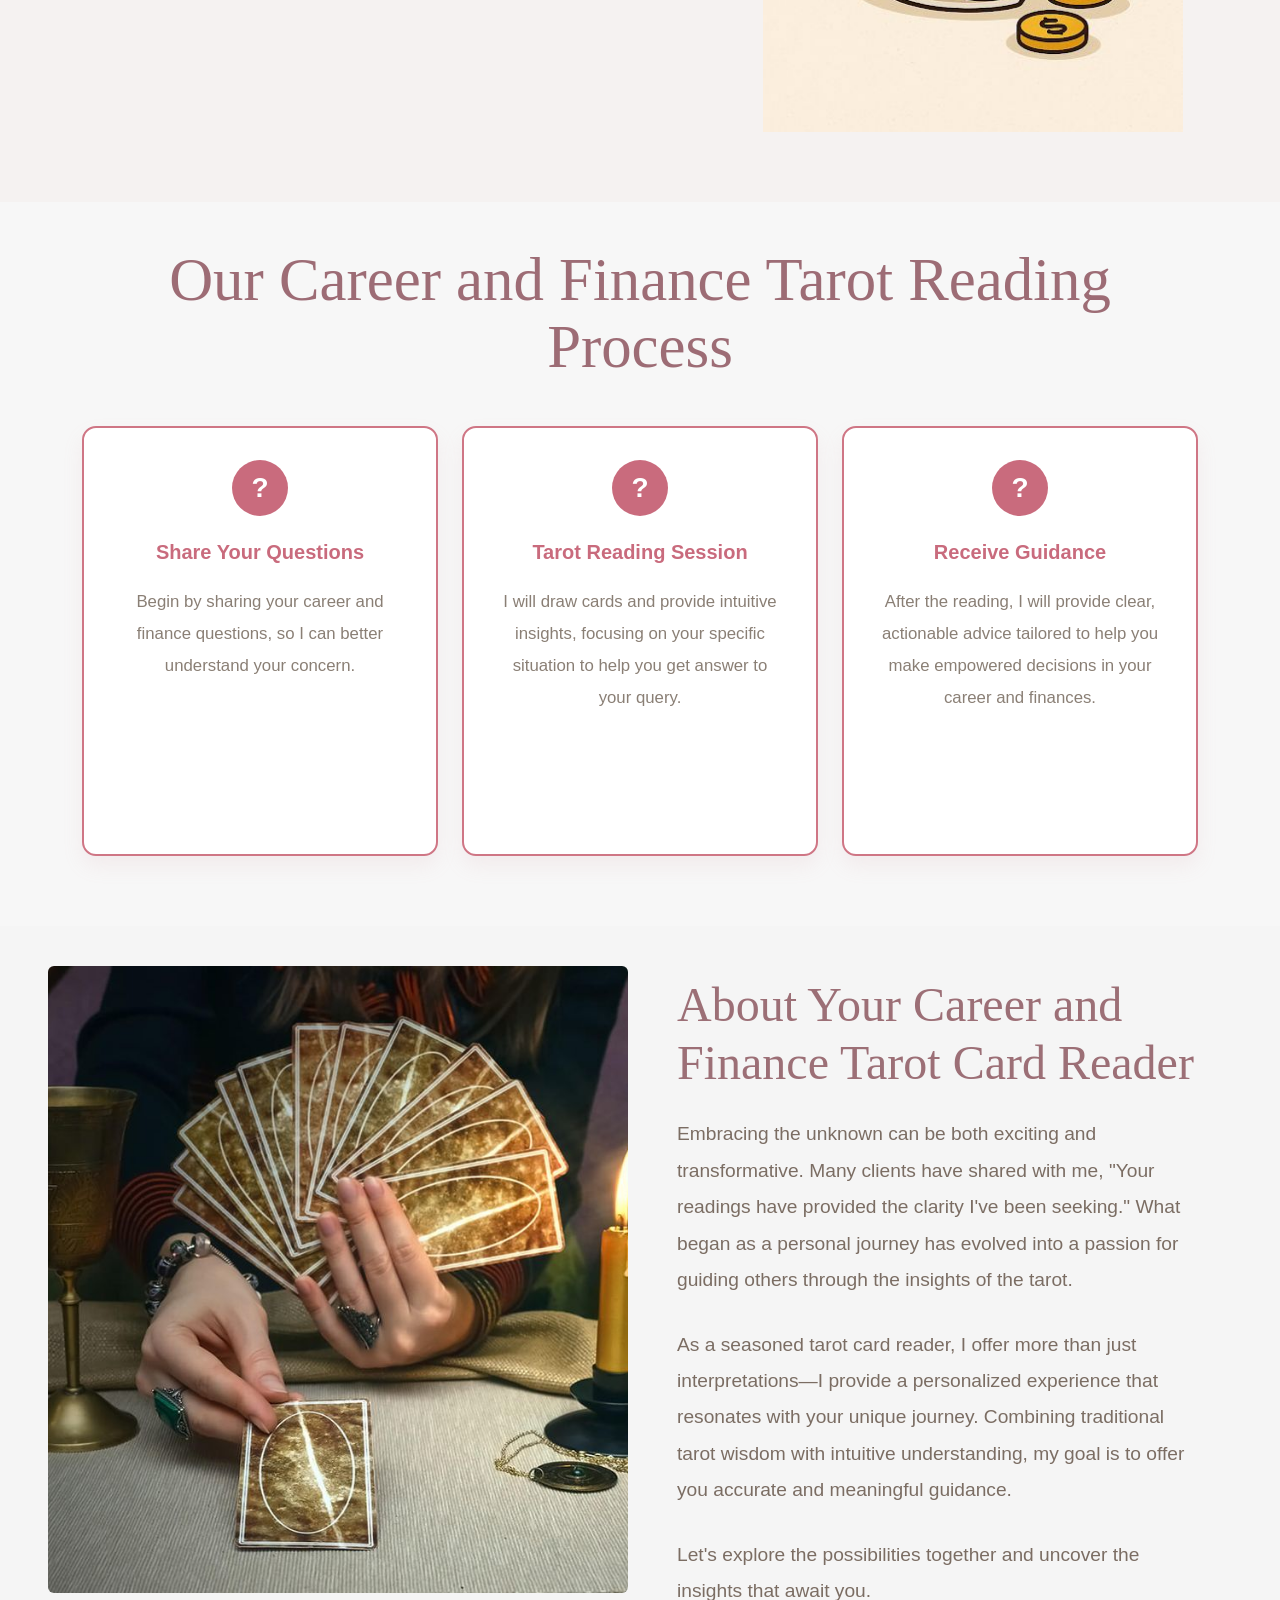
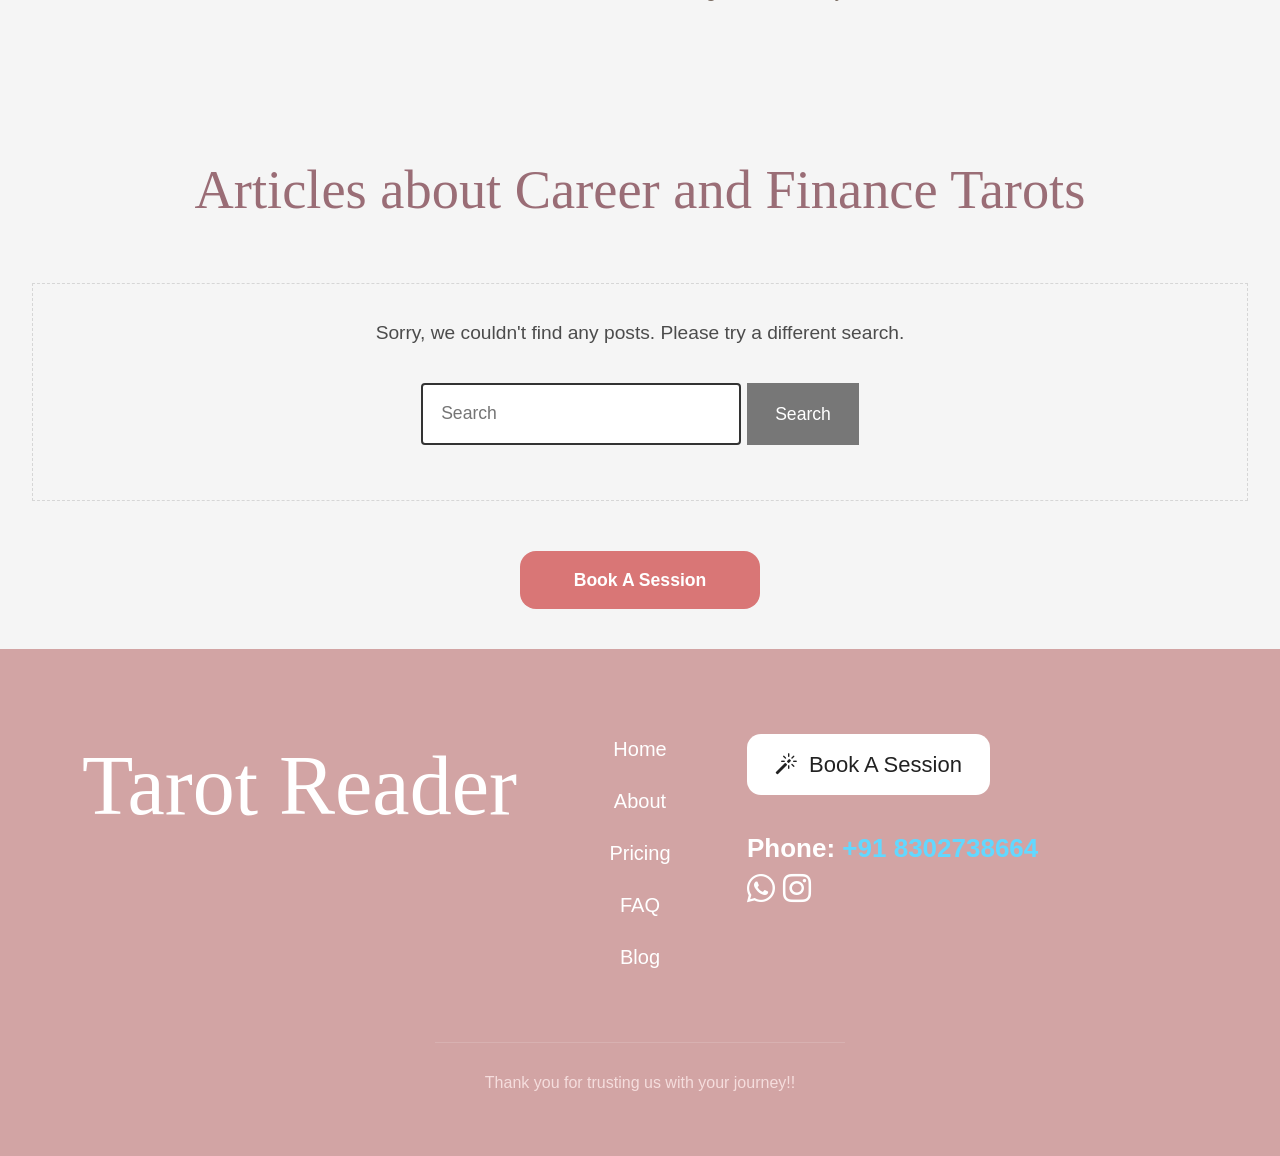
<file: tarotbyrajat/career.html>
<!DOCTYPE html>
<html lang="en">
<head>
    <meta charset="UTF-8">
    <meta name="viewport" content="width=device-width, initial-scale=1.0">
    <title>Document</title>
     <link href="https://cdn.jsdelivr.net/npm/bootstrap@5.3.0/dist/css/bootstrap.min.css" rel="stylesheet">
     <link rel="stylesheet" href="./css/career.css">
      <link rel="stylesheet" href="https://cdn.jsdelivr.net/npm/bootstrap-icons@1.11.3/font/bootstrap-icons.min.css">
      <link rel="stylesheet" href="//cdnjs.cloudflare.com/ajax/libs/font-awesome/6.5.2/css/all.min.css">
</head>
<body>
   <a href="https://wa.me/918302738664" class="whatsapp-float" target="_blank" rel="noopener noreferrer" aria-label="Chat on WhatsApp">
  <i class="fa-brands fa-whatsapp"></i>
</a>
     <!-- section-1 -->
     <section>
    <nav class="navbar navbar-expand-lg bg-transparent py-3">
  <div class="container">
    <a class="navbar-brand" href="index.html">Tarot Aura</a>

    <button class="navbar-toggler" type="button" data-bs-toggle="collapse" data-bs-target="#navMenu">
      <span class="navbar-toggler-icon"></span>
    </button>

    <div class="collapse navbar-collapse justify-content-end" id="navMenu">
      <ul class="navbar-nav">
        <li class="nav-item"><a class="nav-link" href="index.html">Home</a></li>
      
       <li class="nav-item dropdown">
  <a class="nav-link dropdown-toggle" href="#" data-bs-toggle="dropdown">
    Services
  </a>

  <ul class="dropdown-menu">
   
    <li><a class="dropdown-item" href="love.html">Love & Relationship Tarots</a></li>
    <li><a class="dropdown-item" href="career.html">Career & Finance Tarots</a></li>
   
   
 </ul>
</li>
       
        <li class="nav-item"><a class="nav-link" href="booksession.html">Book A Session</a></li>
      </ul>
    </div>
  </div>
</nav>
</section>

<!-- section-2 -->
 <section class="hero-section">
    <div class="container">
      <div class="hero-content">
        <h1 class="hero-title">Career and Finance Tarot Card Reading</h1>

        <p class="hero-text">
          Confused about whether to switch jobs or which offer to accept? The uncertainty can be overwhelming,
          but our career and finance tarot reading can help you gain clarity.
        </p>

        <p class="hero-text">
          Get personalized career tarot insights to guide you through tough career decisions and choose the
          path that aligns with your goals and aspirations.
        </p>

        <div class="hero-buttons">
          <a href="booksession.html" class="btn btn-custom-primary">Book A Session</a>
         
        </div>
      </div>
    </div>
  </section>


  <!-- section-3 -->
   <section class="review-section">
    <div class="container">
      <div id="reviewCarousel" class="carousel slide" data-bs-ride="false">

        <div class="carousel-inner">

          <!-- Review 1 -->
          <div class="carousel-item active">
            <div class="review-box">
              <div class="review-content w-100">
                <img src="./assets/download (8).jpg" alt="Reviewer 1">
                <h2 class="review-name">Anu Rajora</h2>
                <div class="review-date">2024-09-04</div>
                <div class="stars">★★★★★</div>
                <p class="review-text">
                  Excellent tarot reader, no gossiping, no useless things and no illusion.
                </p>
              </div>
            </div>
          </div>

          <!-- Review 2 -->
          <div class="carousel-item">
            <div class="review-box">
              <div class="review-content w-100">
                <img src="./assets/download (9).jpg" alt="Reviewer 2">
                <h2 class="review-name">Riya Sharma</h2>
                <div class="review-date">2024-10-11</div>
                <div class="stars">★★★★★</div>
                <p class="review-text">
                  Very accurate reading and very positive experience. Highly recommended.
                </p>
              </div>
            </div>
          </div>

          <!-- Review 3 -->
          <div class="carousel-item">
            <div class="review-box">
              <div class="review-content w-100">
                <img src="./assets/download (10).jpg" alt="Reviewer 3">
                <h2 class="review-name">Pooja Verma</h2>
                <div class="review-date">2024-11-02</div>
                <div class="stars">★★★★★</div>
                <p class="review-text">
                  Genuine guidance and calm behavior. I will definitely come again.
                </p>
              </div>
            </div>
          </div>

        </div>

        <!-- Prev Button -->
        <button class="carousel-control-prev" type="button" data-bs-target="#reviewCarousel" data-bs-slide="prev">
          <span class="carousel-control-prev-icon"></span>
          <i class="bi bi-chevron-left"></i>
        </button>

        <!-- Next Button -->
        <button class="carousel-control-next" type="button" data-bs-target="#reviewCarousel" data-bs-slide="next">
          <span class="carousel-control-next-icon"></span>
          <i class="bi bi-chevron-right"></i>
        </button>

      </div>

      <div class="google-score">
        <strong>Google rating</strong> score: <strong>4.8</strong> of 5, based on <strong>11 reviews</strong>
      </div>
    </div>
  </section>
   

     
  <section class="description-section">
    <div class="container">
      <div class="description-text">
        <p>
          Staring at your bank statement, wondering if you're on the right financial path? Or maybe you're
          eyeing a job offer, unsure if it’s the right step for your career?
        </p>

        <p>
          Career and Finance Tarot readings offer more than just predictions—they give you personalized
          insights that bring clarity. Whether you're seeking advice on a new opportunity or financial
          decisions, these readings guide you towards making empowered choices.
        </p>
      </div>
    </div>
  </section>

  <!-- section-4 -->
    <section class="topics-section">
  <div class="container">
    <h2 class="section-title">Common Topics in Love &amp; Relationships Tarot Readings</h2>

    <div class="accordion custom-accordion" id="topicAccordion">
      <div class="row g-4">

        <div class="col-md-6">
          <div class="accordion-item">
            <h2 class="accordion-header">
              <button class="accordion-button collapsed topic-card-btn" type="button"
                data-bs-toggle="collapse" data-bs-target="#topicOne"
                aria-expanded="false" aria-controls="topicOne">
                <div class="w-100 text-center">
                  <i class="bi bi-heart-fill topic-icon"></i>
                  <div class="topic-title">Finding New Love</div>
                </div>
              </button>
            </h2>
            <div id="topicOne" class="accordion-collapse collapse" data-bs-parent="#topicAccordion">
              <div class="topic-content">
                <p>Open your heart to fresh beginnings and discover what may be blocking or attracting new romantic energy in your life.</p>
              </div>
            </div>
          </div>
        </div>

        <div class="col-md-6">
          <div class="accordion-item">
            <h2 class="accordion-header">
              <button class="accordion-button collapsed topic-card-btn" type="button"
                data-bs-toggle="collapse" data-bs-target="#topicTwo"
                aria-expanded="false" aria-controls="topicTwo">
                <div class="w-100 text-center">
                  <i class="bi bi-hand-thumbs-up-fill topic-icon"></i>
                  <div class="topic-title">Understanding Your Relationship</div>
                </div>
              </button>
            </h2>
            <div id="topicTwo" class="accordion-collapse collapse" data-bs-parent="#topicAccordion">
              <div class="topic-content">
                <p>Gain clarity about emotions, communication, compatibility, and the true direction of your current relationship.</p>
              </div>
            </div>
          </div>
        </div>

        <div class="col-md-6">
          <div class="accordion-item">
            <h2 class="accordion-header">
              <button class="accordion-button collapsed topic-card-btn" type="button"
                data-bs-toggle="collapse" data-bs-target="#topicThree"
                aria-expanded="false" aria-controls="topicThree">
                <div class="w-100 text-center">
                  <i class="bi bi-heartbreak-fill topic-icon"></i>
                  <div class="topic-title">Moving On from the Past</div>
                </div>
              </button>
            </h2>
            <div id="topicThree" class="accordion-collapse collapse" data-bs-parent="#topicAccordion">
              <div class="topic-content">
                <p>Struggling to let go of a past relationship? A reading can help you heal and move forward with confidence.</p>
              </div>
            </div>
          </div>
        </div>

        <div class="col-md-6">
          <div class="accordion-item">
            <h2 class="accordion-header">
              <button class="accordion-button collapsed topic-card-btn" type="button"
                data-bs-toggle="collapse" data-bs-target="#topicFour"
                aria-expanded="false" aria-controls="topicFour">
                <div class="w-100 text-center">
                  <i class="bi bi-people-fill topic-icon"></i>
                  <div class="topic-title">Commitment Issues</div>
                </div>
              </button>
            </h2>
            <div id="topicFour" class="accordion-collapse collapse" data-bs-parent="#topicAccordion">
              <div class="topic-content">
                <p>Explore fears, doubts, and patterns that may be affecting long-term stability, trust, and emotional commitment.</p>
              </div>
            </div>
          </div>
        </div>

      </div>
    </div>
  </div>
</section>


<!-- section-5 -->
 <section class="benefits-section">
    <div class="container">
      <div class="row align-items-start">
        
        <div class="col-lg-6">
          <h2 class="benefits-title">
            Benefits of Tarot for Career<br>
            and Finance Insights
          </h2>

          <div class="benefits-list">
            <div class="benefit-item">
              <i class="bi bi-check-lg benefit-icon"></i>
              <p class="benefit-text">
                Career Tarot reading can provide clarity on whether you're in the right job or if it's time to explore new opportunities.
              </p>
            </div>

            <div class="benefit-item">
              <i class="bi bi-check-lg benefit-icon"></i>
              <p class="benefit-text">
                The cards offer guidance on whether or not its the right time to make a huge investment.
              </p>
            </div>

            <div class="benefit-item">
              <i class="bi bi-check-lg benefit-icon"></i>
              <p class="benefit-text">
                Tarot can reveal the timing and energy around a career switch, guiding you through the uncertainties.
              </p>
            </div>

            <div class="benefit-item">
              <i class="bi bi-check-lg benefit-icon"></i>
              <p class="benefit-text">
                Uncover hidden opportunities for business ventures or entrepreneurial paths with career tarot reading.
              </p>
            </div>
          </div>
        </div>

        <div class="col-lg-6">
          <div class="benefits-image-wrap">
            <img
              src="./assets/downloadimg18.jpg"
              alt="Career and finance benefits illustration"
              class="benefits-image"
            >
          </div>
        </div>

      </div>
    </div>
  </section>

  <!-- section-6 -->
   <section class="choose-section py-5">
  <div class="container">
    <h2 class="section-title text-center mb-5">
      Why Choose Tarot Aura for Career and Finance Readings?
    </h2>

    <div class="row align-items-center g-4">
      <div class="col-lg-6">
        <div class="choose-content">
          <div class="choose-block mb-4">
            <h3>Experienced and Intuitive Readings</h3>
            <p>
              With years of experience, we provide intuitive insights, helping you navigate
              career and financial questions with confidence.
            </p>
          </div>

          <div class="choose-block">
            <h3>Tailored to You</h3>
            <p>
              Every tarot reading is uniquely crafted to reflect your journey, offering
              specific advice to guide you through your career and financial decisions.
            </p>
          </div>
        </div>
      </div>

      <div class="col-lg-6 text-center">
        <div class="illustration-wrap">
          <img
            src="./assets/ccc4.jpg"
            alt="Tarot card reading illustration"
            class="img-fluid rounded"
          >
        </div>
      </div>
    </div>
  </div>
</section>

  <!-- section-7 -->
   
  <section class="guidance-section">
    <div class="container">
      <div class="row align-items-center">
        
       

        <div class="col-lg-7">
          <div class="guidance-content">

            <div class="guidance-block">
              <h3>Clear and Honest Guidance</h3>
              <p>
                Expect straightforward, honest readings that shed light on your path,
                helping you make empowered choices about your career and finances.
              </p>
            </div>

            <div class="guidance-block">
              <h3>Confidential and Supportive</h3>
              <p>
                Our readings offer a safe, confidential space to explore your deepest
                concerns, ensuring you feel supported throughout your journey.
              </p>
            </div>

          </div>
        </div>
         <div class="col-lg-5">
          <div class="illustration-wrap">
            <img
              src="./assets/downloadimg19.jpg"
              alt="Money jar illustration"
            >
          </div>
        </div>

      </div>
    </div>
  </section>

  <!-- section-8 -->
  
  <!-- section-9 -->
    <section class="process-section">
    <div class="container">
      <h2 class="process-title">Our Career and Finance Tarot Reading Process</h2>

      <div class="row g-4 justify-content-center">
        <div class="col-lg-4 col-md-6">
          <div class="process-card">
            <div class="process-icon">?</div>
            <h3>Share Your Questions</h3>
            <p>
              Begin by sharing your career and finance questions, so I can
              better understand your concern.
            </p>
          </div>
        </div>

        <div class="col-lg-4 col-md-6">
          <div class="process-card">
            <div class="process-icon">?</div>
            <h3>Tarot Reading Session</h3>
            <p>
              I will draw cards and provide intuitive insights, focusing on
              your specific situation to help you get answer to your query.
            </p>
          </div>
        </div>

        <div class="col-lg-4 col-md-6">
          <div class="process-card">
            <div class="process-icon">?</div>
            <h3>Receive Guidance</h3>
            <p>
              After the reading, I will provide clear, actionable advice
              tailored to help you make empowered decisions in your career
              and finances.
            </p>
          </div>
        </div>
      </div>
    </div>
  </section>

  <!-- section-10 -->
  
  <!-- section-11 -->
   <section class="about-section">
    <div class="container-fluid px-lg-5">
      <div class="row align-items-stretch">
        
        <div class="col-lg-6 mb-4 mb-lg-0">
          <div class="about-image h-100">
            <img src="./assets/downloadimg20.jpg" alt="Tarot card reader" />
          </div>
        </div>

        <div class="col-lg-6 d-flex align-items-center">
          <div class="about-content">
            <h2>About Your Career and Finance Tarot Card Reader</h2>

            <p>
              Embracing the unknown can be both exciting and transformative. Many clients have
              shared with me, "Your readings have provided the clarity I've been seeking."
              What began as a personal journey has evolved into a passion for guiding others
              through the insights of the tarot.
            </p>

            <p>
              As a seasoned tarot card reader, I offer more than just interpretations—I provide
              a personalized experience that resonates with your unique journey. Combining
              traditional tarot wisdom with intuitive understanding, my goal is to offer you
              accurate and meaningful guidance.
            </p>

            <p>
              Let's explore the possibilities together and uncover the insights that await you.
            </p>
          </div>
        </div>

      </div>
    </div>
  </section>

 
      


  <!-- section-12 -->
   <section class="blog-section">
    <div class="container-fluid">
      <h2 class="blog-title">Articles about Career and Finance Tarots</h2>

      <div class="search-box-wrapper">
        <p class="empty-text">
          Sorry, we couldn't find any posts. Please try a different search.
        </p>

        <form class="search-form">
          <input type="text" class="search-input" placeholder="Search" />
          <button type="submit" class="search-btn">Search</button>
        </form>
      </div>
 <div class="hero-buttons">
          <a href="booksession.html" class="btn btn-custom-primary">Book A Session</a>
         
        </div>
     
    </div>
  </section>


  <!-- section-13 -->
   <footer class="custom-footer">
  <div class="container">
    <div class="row align-items-start gy-5">
      
      <div class="col-lg-5 footer-left text-center text-lg-start">
        <div class="footer-logo">Tarot Reader</div>
      </div>

      <div class="col-lg-2 footer-center">
        <ul class="footer-links">
          <li><a href="homepage.html">Home</a></li>
          <li><a href="#">About</a></li>
          <li><a href="#">Pricing</a></li>
          <li><a href="#">FAQ</a></li>
          <li><a href="#">Blog</a></li>
        </ul>
      </div>

      <div class="col-lg-5 footer-right text-center text-lg-start">
        <a href="booksession.html" class="session-btn">
          <i class="bi bi-magic"></i>
          Book A Session
        </a>

        <div class="phone-text">
        Phone: <a href="tel:+918302738664">+91 8302738664</a>
        </div>

      <div class="social-icons">
  <a href="https://wa.me/918302738664?text=Hello%20I%20want%20to%20book%20a%20reading" target="_blank" rel="noopener noreferrer">
    <i class="bi bi-whatsapp"></i>
  </a>

  <a href="https://www.instagram.com/tarotbyrajat/" target="_blank" rel="noopener noreferrer">
    <i class="bi bi-instagram"></i>
  </a>

 
</div>
      </div>
    </div>

    <hr class="footer-divider">

    <p class="footer-credit">
     Thank you for trusting us with your journey!!
    </p>
  </div>
</footer>








    
    <script src="https://cdn.jsdelivr.net/npm/bootstrap@5.3.0/dist/js/bootstrap.bundle.min.js"></script>
</body>
</html>
</file>
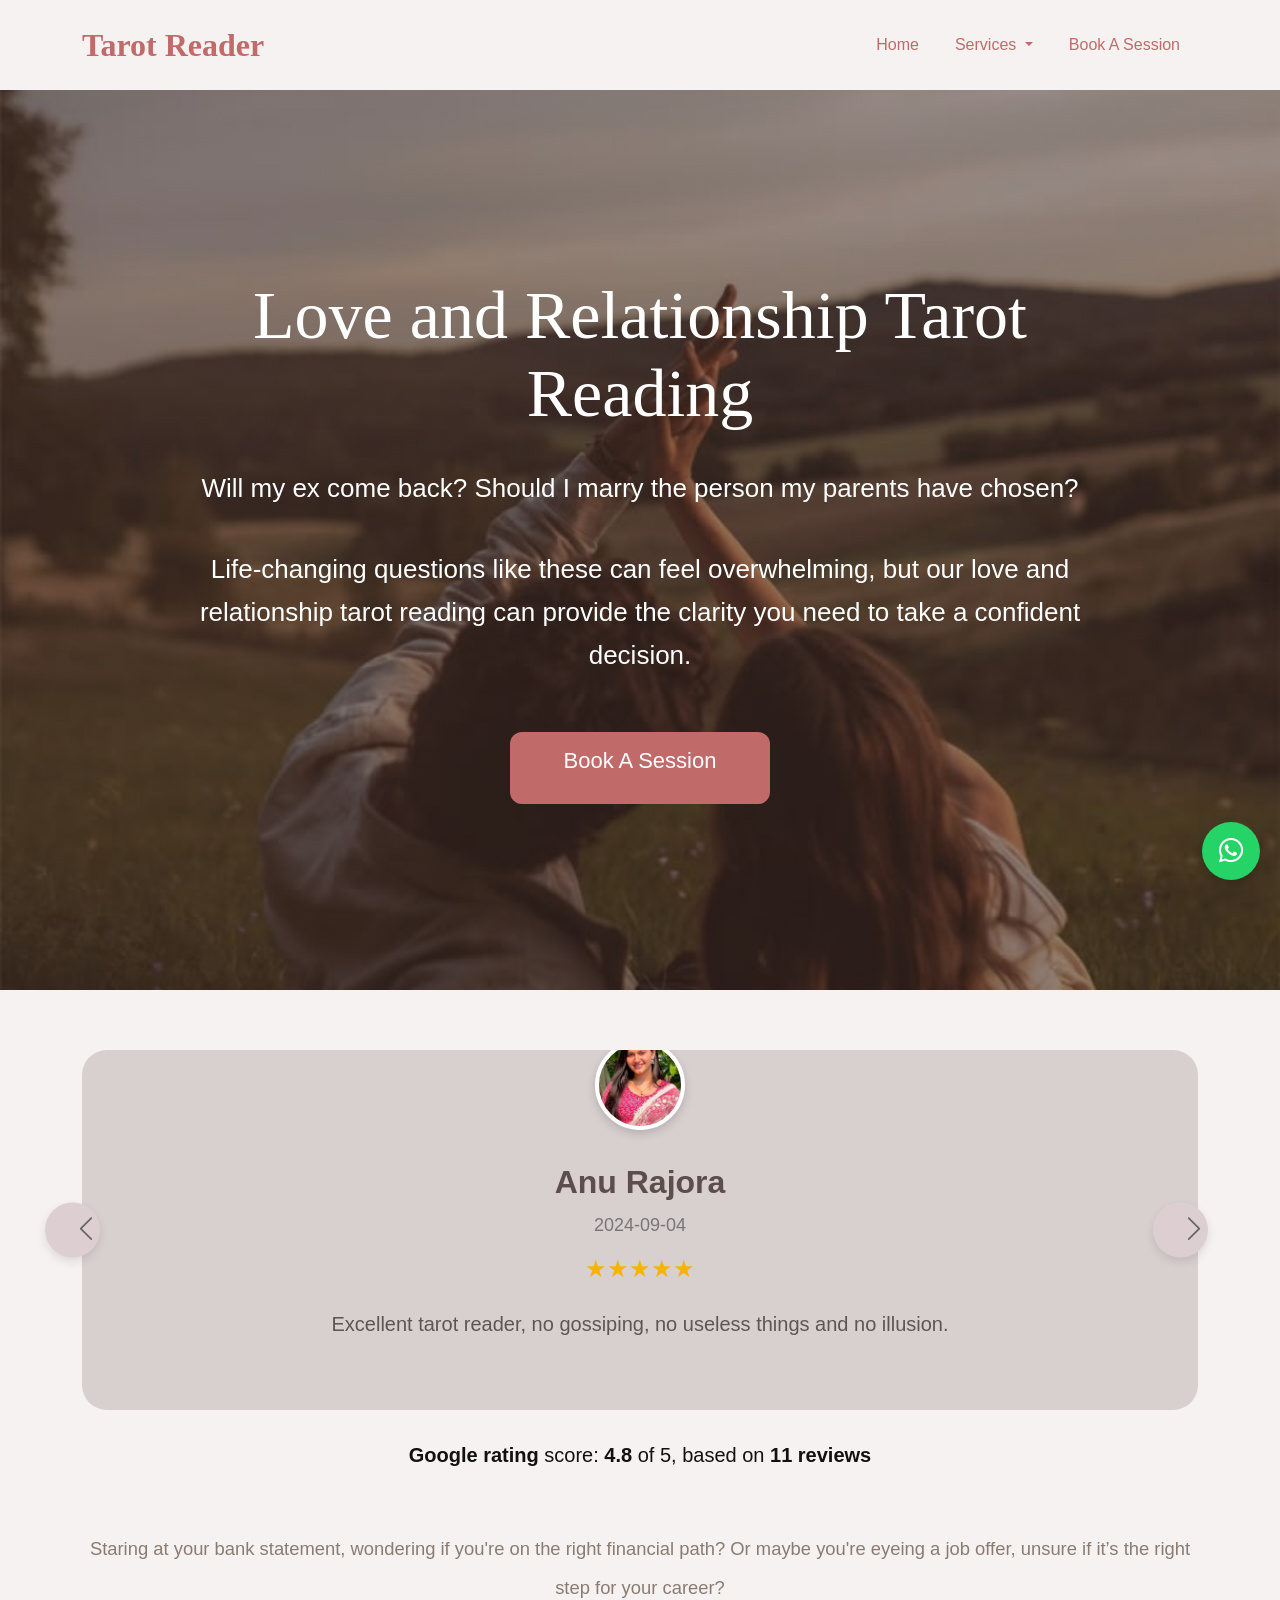
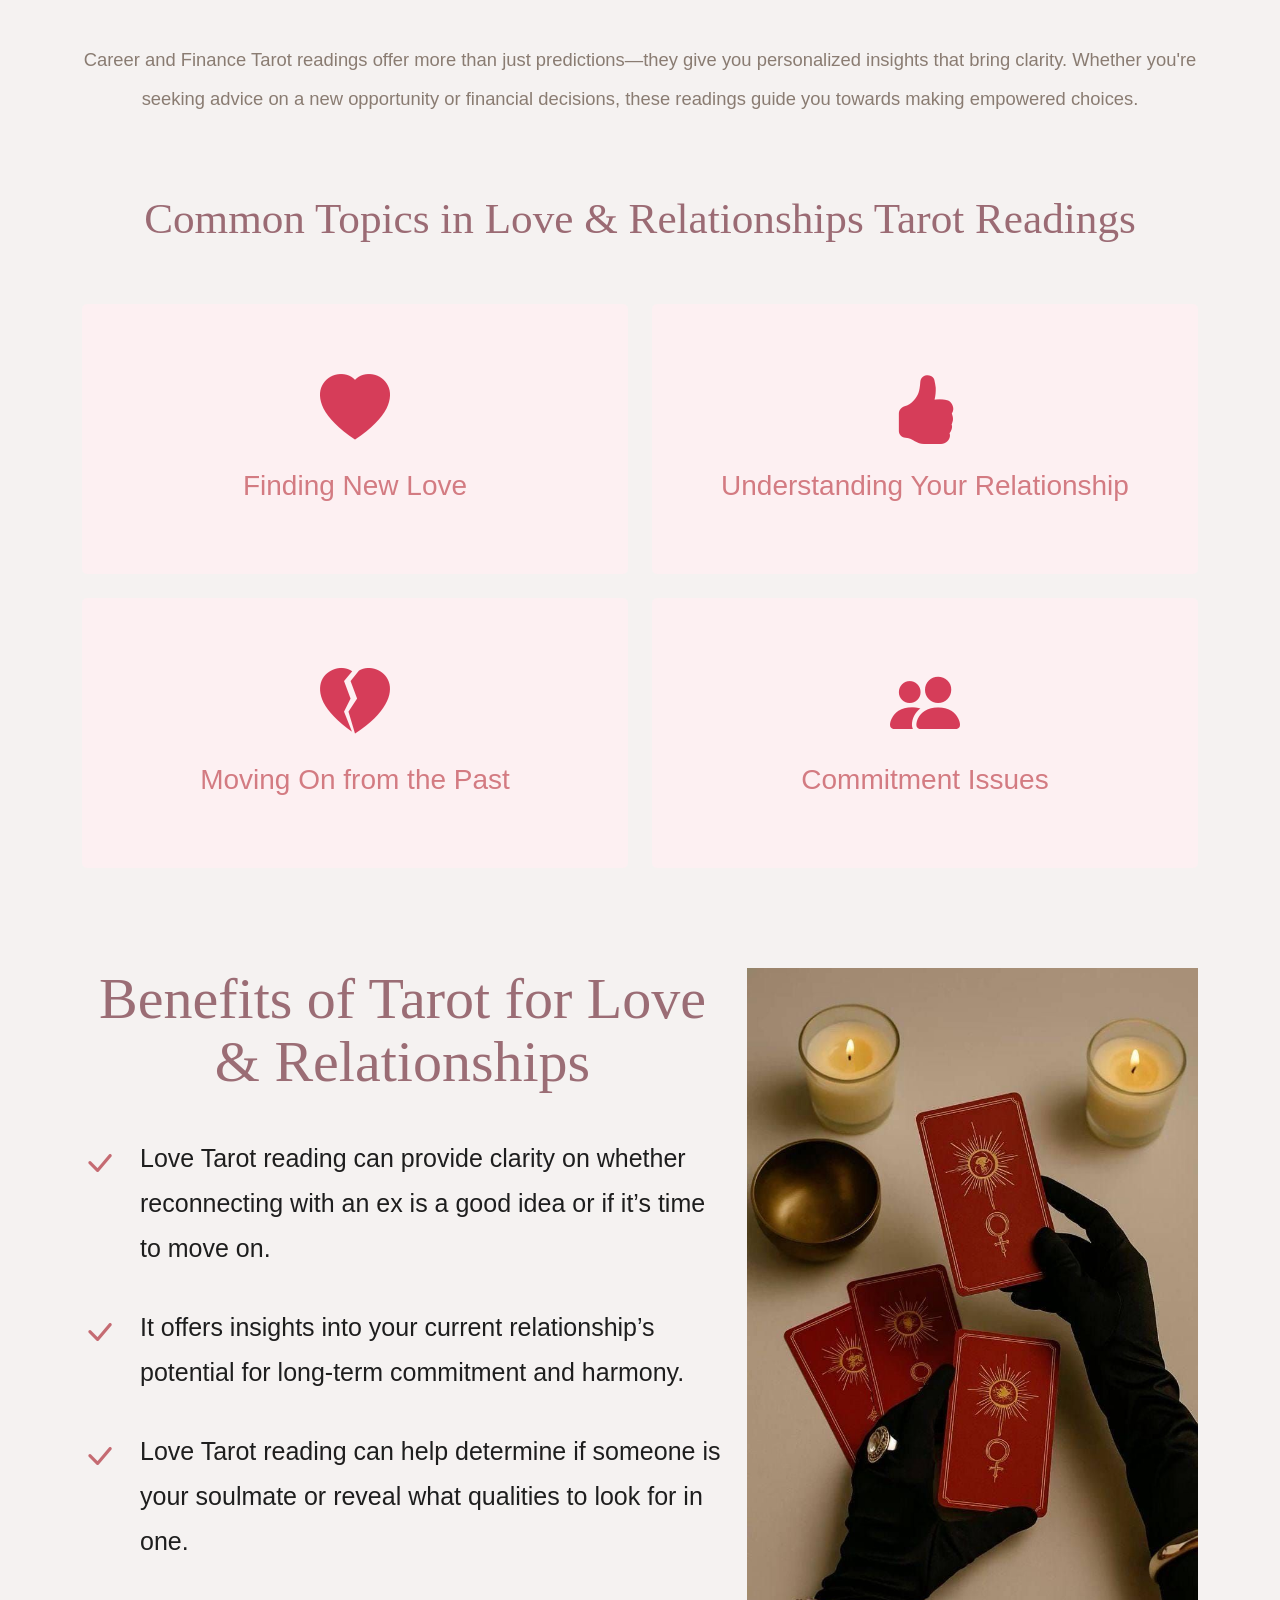
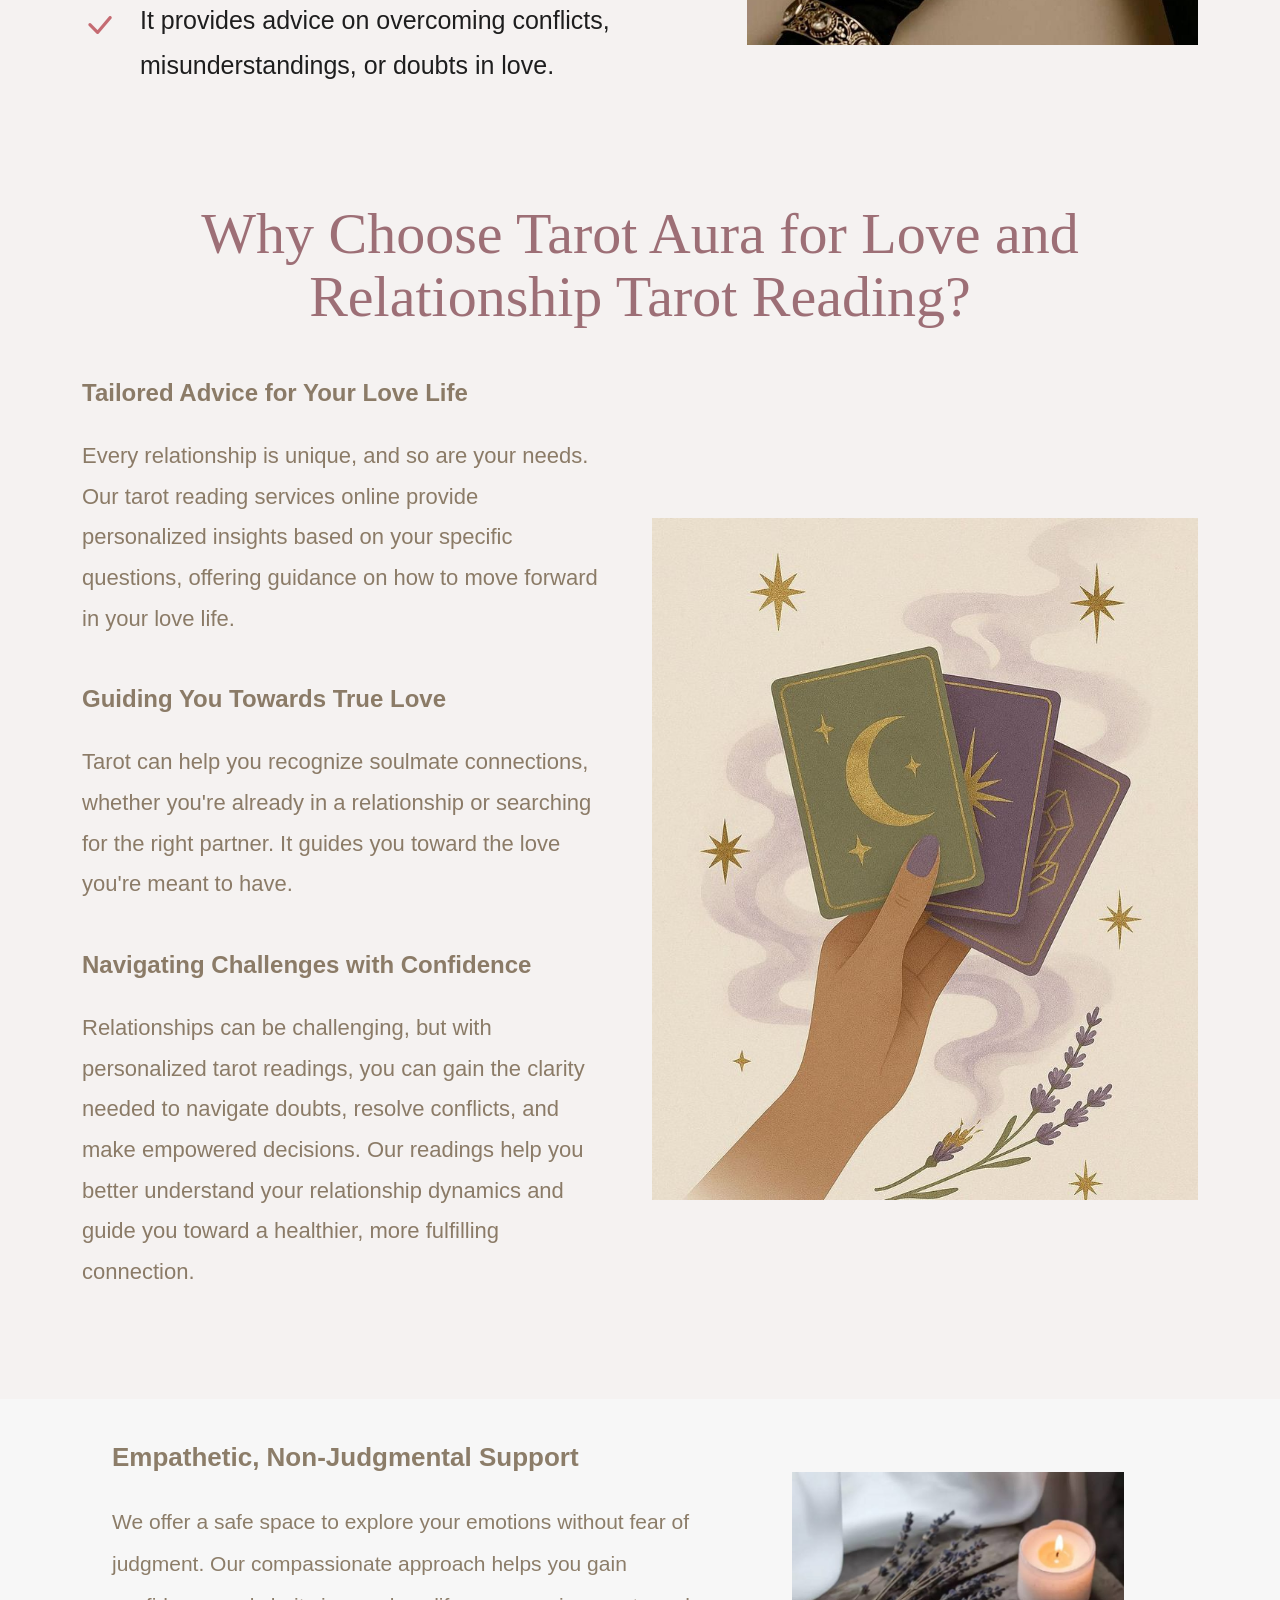
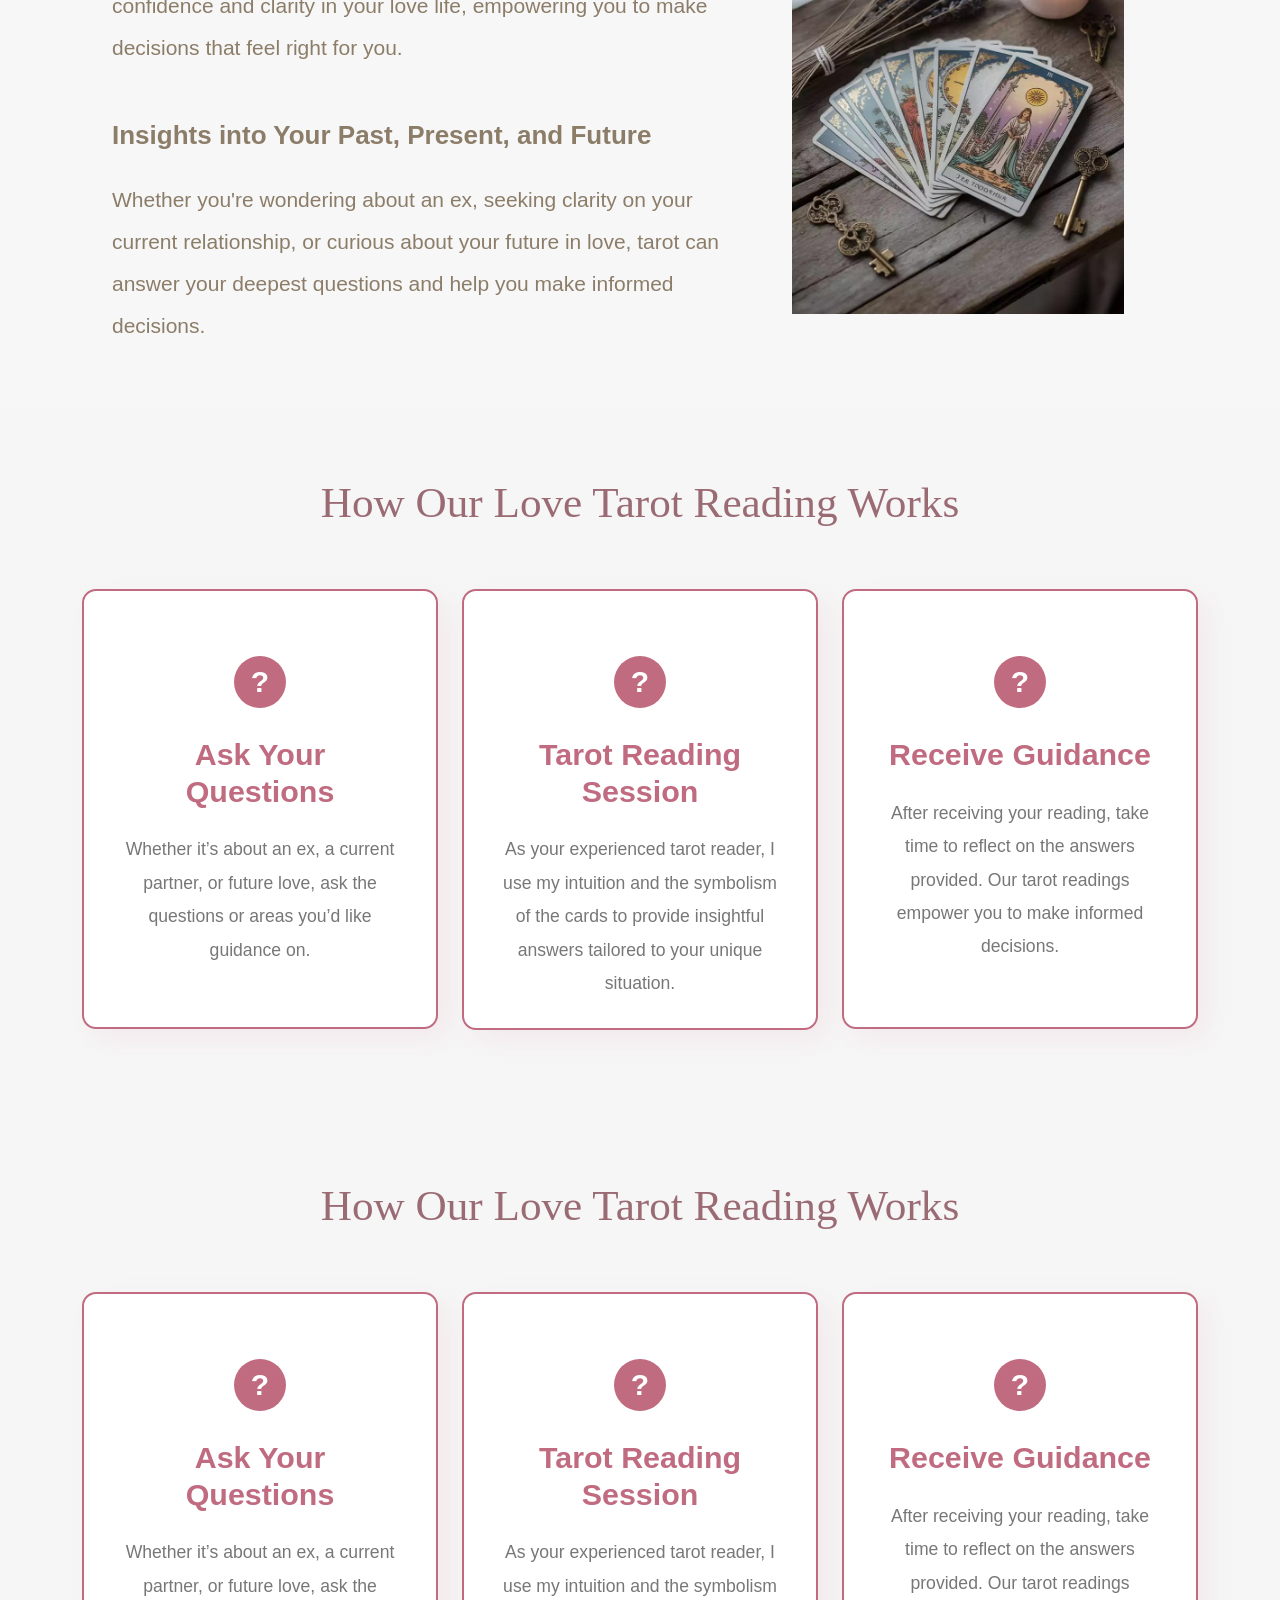
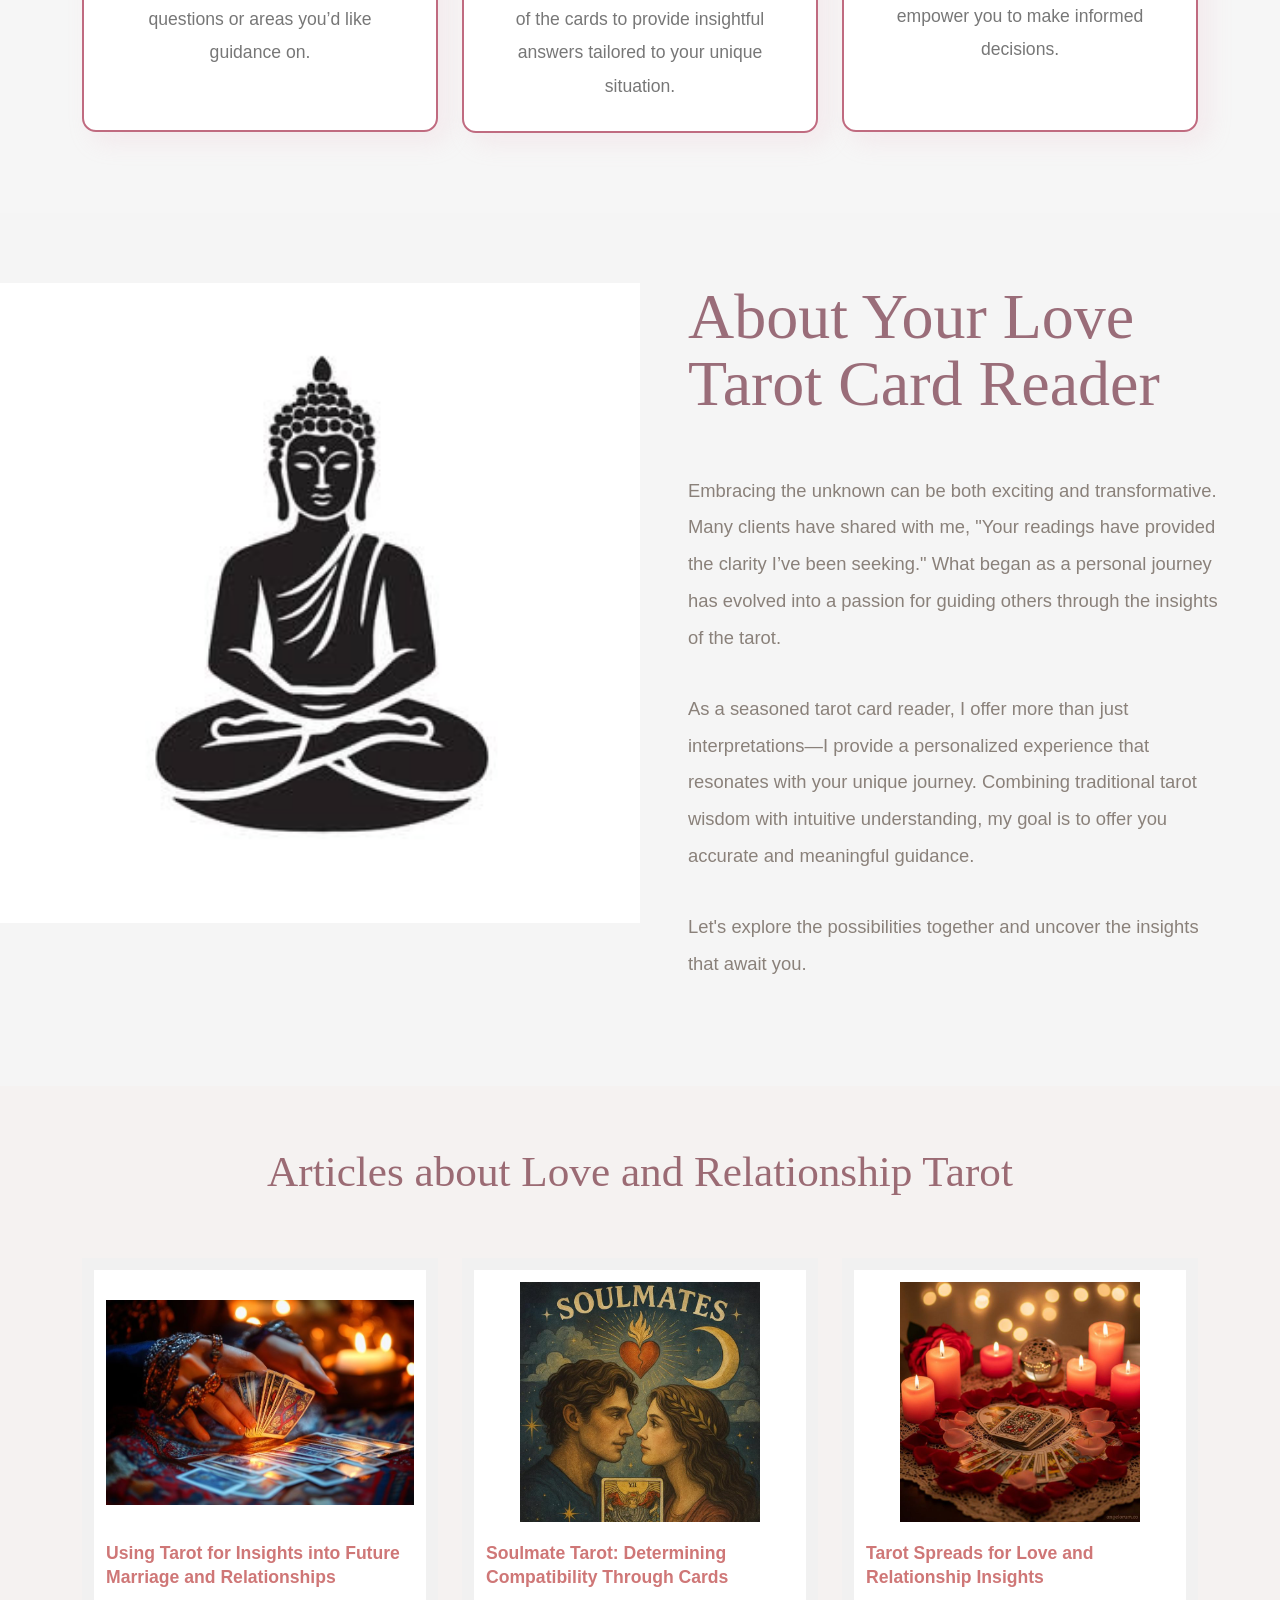
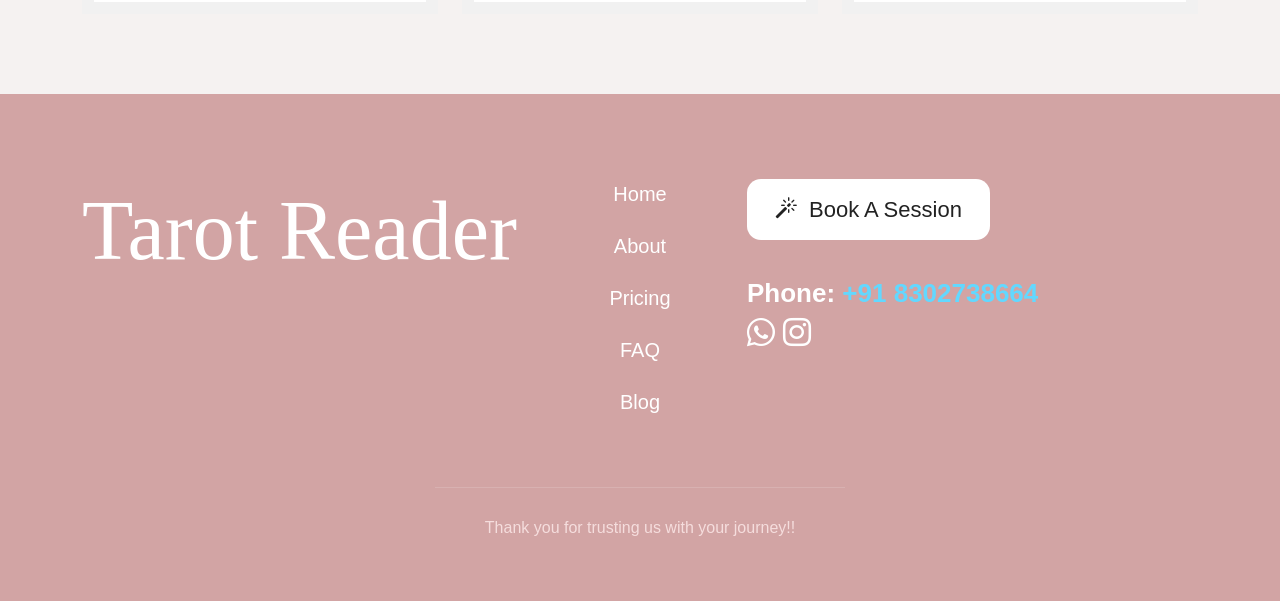
<file: tarotbyrajat/love.html>
<!DOCTYPE html>
<html lang="en">
<head>
    <meta charset="UTF-8">
    <meta name="viewport" content="width=device-width, initial-scale=1.0">
    <title>Services</title>
    <link href="https://cdn.jsdelivr.net/npm/bootstrap@5.3.0/dist/css/bootstrap.min.css" rel="stylesheet">
    <link rel="stylesheet" href="./css/love.css">
     <link rel="stylesheet" href="https://cdn.jsdelivr.net/npm/bootstrap-icons@1.11.3/font/bootstrap-icons.min.css">
     <link rel="stylesheet" href="//cdnjs.cloudflare.com/ajax/libs/font-awesome/6.5.2/css/all.min.css">
</head>
<body>
   <a href="https://wa.me/918302738664" class="whatsapp-float" target="_blank" rel="noopener noreferrer" aria-label="Chat on WhatsApp">
  <i class="fa-brands fa-whatsapp"></i>
</a>
    <!-- section-1 -->
     <section>
    <nav class="navbar navbar-expand-lg bg-transparent py-3">
  <div class="container">
    <a class="navbar-brand" href="index.html">Tarot Reader</a>

    <button class="navbar-toggler" type="button" data-bs-toggle="collapse" data-bs-target="#navMenu">
      <span class="navbar-toggler-icon"></span>
    </button>

    <div class="collapse navbar-collapse justify-content-end" id="navMenu">
      <ul class="navbar-nav">
        <li class="nav-item"><a class="nav-link" href="index.html">Home</a></li>
       
       <li class="nav-item dropdown">
  <a class="nav-link dropdown-toggle" href="#" data-bs-toggle="dropdown">
    Services
  </a>

  <ul class="dropdown-menu">
   
    <li><a class="dropdown-item" href="love.html">Love & Relationship Tarots</a></li>
    <li><a class="dropdown-item" href="career.html">Career & Finance Tarots</a></li>
  
   
 </ul>
</li>
      
        <li class="nav-item"><a class="nav-link" href="booksession.html">Book A Session</a></li>
      </ul>
    </div>
  </div>
</nav>
</section>

<!-- section-2 -->
 <section class="hero-section">
  <div class="hero-content">
    <h1>Love and Relationship Tarot Reading</h1>

    <p class="hero-top-text">
      Will my ex come back? Should I marry the person my parents have chosen?
    </p>

    <p class="hero-desc">
      Life-changing questions like these can feel overwhelming, but our love and
      relationship tarot reading can provide the clarity you need to take a
      confident decision.
    </p>

   
          <a href="booksession.html" class="btn btn-primary-custom">Book A Session</a>
         
        </div>
  </div>
</section>

<!-- section-3 -->
  <section class="review-section">
    <div class="container">
      <div id="reviewCarousel" class="carousel slide" data-bs-ride="false">

        <div class="carousel-inner">

          <!-- Review 1 -->
          <div class="carousel-item active">
            <div class="review-box">
              <div class="review-content w-100">
                <img src="./assets/download (8).jpg" alt="Reviewer 1">
                <h2 class="review-name">Anu Rajora</h2>
                <div class="review-date">2024-09-04</div>
                <div class="stars">★★★★★</div>
                <p class="review-text">
                  Excellent tarot reader, no gossiping, no useless things and no illusion.
                </p>
              </div>
            </div>
          </div>

          <!-- Review 2 -->
          <div class="carousel-item">
            <div class="review-box">
              <div class="review-content w-100">
                <img src="./assets/download (9).jpg" alt="Reviewer 2">
                <h2 class="review-name">Riya Sharma</h2>
                <div class="review-date">2024-10-11</div>
                <div class="stars">★★★★★</div>
                <p class="review-text">
                  Very accurate reading and very positive experience. Highly recommended.
                </p>
              </div>
            </div>
          </div>

          <!-- Review 3 -->
          <div class="carousel-item">
            <div class="review-box">
              <div class="review-content w-100">
                <img src="./assets/download (10).jpg" alt="Reviewer 3">
                <h2 class="review-name">Pooja Verma</h2>
                <div class="review-date">2024-11-02</div>
                <div class="stars">★★★★★</div>
                <p class="review-text">
                  Genuine guidance and calm behavior. I will definitely come again.
                </p>
              </div>
            </div>
          </div>

        </div>

        <!-- Prev Button -->
        <button class="carousel-control-prev" type="button" data-bs-target="#reviewCarousel" data-bs-slide="prev">
          <span class="carousel-control-prev-icon"></span>
          <i class="bi bi-chevron-left"></i>
        </button>

        <!-- Next Button -->
        <button class="carousel-control-next" type="button" data-bs-target="#reviewCarousel" data-bs-slide="next">
          <span class="carousel-control-next-icon"></span>
          <i class="bi bi-chevron-right"></i>
        </button>

      </div>

      <div class="google-score">
        <strong>Google rating</strong> score: <strong>4.8</strong> of 5, based on <strong>11 reviews</strong>
      </div>
    </div>
  </section>
    <section class="description-section">
    <div class="container">
      <div class="description-text">
        <p>
          Staring at your bank statement, wondering if you're on the right financial path? Or maybe you're
          eyeing a job offer, unsure if it’s the right step for your career?
        </p>

        <p>
          Career and Finance Tarot readings offer more than just predictions—they give you personalized
          insights that bring clarity. Whether you're seeking advice on a new opportunity or financial
          decisions, these readings guide you towards making empowered choices.
        </p>
      </div>
    </div>
  </section>



 

      


<!-- section-4-->
 <section class="topics-section">
  <div class="container">
    <h2 class="section-title">Common Topics in Love &amp; Relationships Tarot Readings</h2>

    <div class="accordion custom-accordion" id="topicAccordion">
      <div class="row g-4">

        <div class="col-md-6">
          <div class="accordion-item">
            <h2 class="accordion-header">
              <button class="accordion-button collapsed topic-card-btn" type="button"
                data-bs-toggle="collapse" data-bs-target="#topicOne"
                aria-expanded="false" aria-controls="topicOne">
                <div class="w-100 text-center">
                  <i class="bi bi-heart-fill topic-icon"></i>
                  <div class="topic-title">Finding New Love</div>
                </div>
              </button>
            </h2>
            <div id="topicOne" class="accordion-collapse collapse" data-bs-parent="#topicAccordion">
              <div class="topic-content">
                <p>Open your heart to fresh beginnings and discover what may be blocking or attracting new romantic energy in your life.</p>
              </div>
            </div>
          </div>
        </div>

        <div class="col-md-6">
          <div class="accordion-item">
            <h2 class="accordion-header">
              <button class="accordion-button collapsed topic-card-btn" type="button"
                data-bs-toggle="collapse" data-bs-target="#topicTwo"
                aria-expanded="false" aria-controls="topicTwo">
                <div class="w-100 text-center">
                  <i class="bi bi-hand-thumbs-up-fill topic-icon"></i>
                  <div class="topic-title">Understanding Your Relationship</div>
                </div>
              </button>
            </h2>
            <div id="topicTwo" class="accordion-collapse collapse" data-bs-parent="#topicAccordion">
              <div class="topic-content">
                <p>Gain clarity about emotions, communication, compatibility, and the true direction of your current relationship.</p>
              </div>
            </div>
          </div>
        </div>

        <div class="col-md-6">
          <div class="accordion-item">
            <h2 class="accordion-header">
              <button class="accordion-button collapsed topic-card-btn" type="button"
                data-bs-toggle="collapse" data-bs-target="#topicThree"
                aria-expanded="false" aria-controls="topicThree">
                <div class="w-100 text-center">
                  <i class="bi bi-heartbreak-fill topic-icon"></i>
                  <div class="topic-title">Moving On from the Past</div>
                </div>
              </button>
            </h2>
            <div id="topicThree" class="accordion-collapse collapse" data-bs-parent="#topicAccordion">
              <div class="topic-content">
                <p>Struggling to let go of a past relationship? A reading can help you heal and move forward with confidence.</p>
              </div>
            </div>
          </div>
        </div>

        <div class="col-md-6">
          <div class="accordion-item">
            <h2 class="accordion-header">
              <button class="accordion-button collapsed topic-card-btn" type="button"
                data-bs-toggle="collapse" data-bs-target="#topicFour"
                aria-expanded="false" aria-controls="topicFour">
                <div class="w-100 text-center">
                  <i class="bi bi-people-fill topic-icon"></i>
                  <div class="topic-title">Commitment Issues</div>
                </div>
              </button>
            </h2>
            <div id="topicFour" class="accordion-collapse collapse" data-bs-parent="#topicAccordion">
              <div class="topic-content">
                <p>Explore fears, doubts, and patterns that may be affecting long-term stability, trust, and emotional commitment.</p>
              </div>
            </div>
          </div>
        </div>

      </div>
    </div>
  </div>
</section>

<!-- section-5 -->
 <section class="benefits-section">
  <div class="container">
    <div class="row align-items-start">

      <div class="col-lg-7">
        <h2 class="benefits-title">Benefits of Tarot for Love &amp; Relationships</h2>

        <ul class="benefit-list">
          <li class="benefit-item">
            <span class="benefit-icon"><i class="bi bi-check-lg"></i></span>
            <p class="benefit-text">
              Love Tarot reading can provide clarity on whether reconnecting with an ex is a good idea or if it’s time to move on.
            </p>
          </li>

          <li class="benefit-item">
            <span class="benefit-icon"><i class="bi bi-check-lg"></i></span>
            <p class="benefit-text">
              It offers insights into your current relationship’s potential for long-term commitment and harmony.
            </p>
          </li>

          <li class="benefit-item">
            <span class="benefit-icon"><i class="bi bi-check-lg"></i></span>
            <p class="benefit-text">
              Love Tarot reading can help determine if someone is your soulmate or reveal what qualities to look for in one.
            </p>
          </li>

          <li class="benefit-item">
            <span class="benefit-icon"><i class="bi bi-check-lg"></i></span>
            <p class="benefit-text">
              It provides advice on overcoming conflicts, misunderstandings, or doubts in love.
            </p>
          </li>
        </ul>
      </div>

      <div class="col-lg-5">
        <div class="benefit-image-wrap">
          <img src="./assets/downloadimg11.jpg" alt="Tarot cards illustration" class="benefit-image">
        </div>
      </div>

    </div>
  </div>
</section>

<!-- section-6 -->
 <section class="why-choose-section">
  <div class="container">
    <h2 class="why-title">
      Why Choose Tarot Aura for Love and Relationship Tarot Reading?
    </h2>

    <div class="row align-items-center">
      <div class="col-lg-6">
        <div class="why-left">
          <div class="why-block">
            <h3>Tailored Advice for Your Love Life</h3>
            <p>
              Every relationship is unique, and so are your needs. Our tarot reading
              services online provide personalized insights based on your specific questions,
              offering guidance on how to move forward in your love life.
            </p>
          </div>

          <div class="why-block">
            <h3>Guiding You Towards True Love</h3>
            <p>
              Tarot can help you recognize soulmate connections, whether you're already
              in a relationship or searching for the right partner. It guides you toward
              the love you're meant to have.
            </p>
          </div>

    
          <div class="why-block">
            <h3>Navigating Challenges with Confidence </h3>
            <p>
             Relationships can be challenging, but with 
             personalized tarot readings, you can gain the clarity 
             needed to navigate doubts, resolve conflicts, and
              make empowered decisions. Our readings help you
               better understand your relationship dynamics and
                guide you toward a healthier, more fulfilling connection.


            </p>
          </div>
        </div>
      </div>

      <div class="col-lg-6">
        <div class="why-image-wrap">
          <img src="./assets/downloadimg12.jpg" alt="Tarot cards illustration" class="why-image">
        </div>
      </div>
    </div>
  </div>
</section>


<!-- section-7 -->
 <section class="support-section">
  <div class="container">
    <div class="row align-items-center">
      

      <div class="col-lg-7">
        <div class="support-content">
          <div class="support-block">
            <h3>Empathetic, Non-Judgmental Support</h3>
            <p>
              We offer a safe space to explore your emotions without fear of judgment.
              Our compassionate approach helps you gain confidence and clarity in your
              love life, empowering you to make decisions that feel right for you.
            </p>
          </div>

          <div class="support-block">
            <h3>Insights into Your Past, Present, and Future</h3>
            <p>
              Whether you're wondering about an ex, seeking clarity on your current
              relationship, or curious about your future in love, tarot can answer your
              deepest questions and help you make informed decisions.
            </p>
          </div>
        </div>
        
      </div>
      
      <div class="col-lg-5">
        <div class="support-image-wrap">
          <img src="./assets/downloadimg13.jpg" alt="Tarot lovers card" class="support-image">
        </div>
      </div>

    </div>
  </div>
</section>


<!-- section-8 -->
 

       

           

  <!-- section-9 -->
   <section class="tarot-section">
    <div class="container">
      <h2 class="section-title">How Our Love Tarot Reading Works</h2>

      <div class="row g-4 justify-content-center">
        <div class="col-lg-4 col-md-6">
          <div class="tarot-card">
            <div class="icon-wrap">?</div>
            <h3>Ask Your Questions</h3>
            <p>
              Whether it’s about an ex, a current partner, or future love, ask the
              questions or areas you’d like guidance on.
            </p>
          </div>
        </div>

        <div class="col-lg-4 col-md-6">
          <div class="tarot-card">
            <div class="icon-wrap">?</div>
            <h3>Tarot Reading Session</h3>
            <p>
              As your experienced tarot reader, I use my intuition and the symbolism
              of the cards to provide insightful answers tailored to your unique situation.
            </p>
          </div>
        </div>

        <div class="col-lg-4 col-md-6">
          <div class="tarot-card">
            <div class="icon-wrap">?</div>
            <h3>Receive Guidance</h3>
            <p>
              After receiving your reading, take time to reflect on the answers provided.
              Our tarot readings empower you to make informed decisions.
            </p>
          </div>
        </div>
      </div>
    </div>
  </section>

  <!-- section-10 -->
    <section class="tarot-section">
    <div class="container">
      <h2 class="section-title">How Our Love Tarot Reading Works</h2>

      <div class="row g-4 justify-content-center">
        <div class="col-lg-4 col-md-6">
          <div class="tarot-card">
            <div class="icon-wrap">?</div>
            <h3>Ask Your Questions</h3>
            <p>
              Whether it’s about an ex, a current partner, or future love, ask the
              questions or areas you’d like guidance on.
            </p>
          </div>
        </div>

        <div class="col-lg-4 col-md-6">
          <div class="tarot-card">
            <div class="icon-wrap">?</div>
            <h3>Tarot Reading Session</h3>
            <p>
              As your experienced tarot reader, I use my intuition and the symbolism
              of the cards to provide insightful answers tailored to your unique situation.
            </p>
          </div>
        </div>

        <div class="col-lg-4 col-md-6">
          <div class="tarot-card">
            <div class="icon-wrap">?</div>
            <h3>Receive Guidance</h3>
            <p>
              After receiving your reading, take time to reflect on the answers provided.
              Our tarot readings empower you to make informed decisions.
            </p>
          </div>
        </div>
      </div>
    </div>
  </section>

  <!-- section-11 -->
    <section class="about-section">
    <div class="container-fluid px-lg-0">
      <div class="row g-0 align-items-start">
        
        <div class="col-lg-6">
          <div class="about-image">
            <img src="./assets/downloadimg14.jpg " alt="Love tarot card reader">
          </div>
        </div>

        <div class="col-lg-6">
          <div class="about-content px-4 px-lg-5">
            <h2 class="about-title">About Your Love Tarot Card Reader</h2>

            <p>
              Embracing the unknown can be both exciting and transformative. Many
              clients have shared with me, "Your readings have provided the clarity
              I’ve been seeking." What began as a personal journey has evolved into
              a passion for guiding others through the insights of the tarot.
            </p>

            <p>
              As a seasoned tarot card reader, I offer more than just interpretations—I
              provide a personalized experience that resonates with your unique journey.
              Combining traditional tarot wisdom with intuitive understanding, my goal
              is to offer you accurate and meaningful guidance.
            </p>

            <p>
              Let's explore the possibilities together and uncover the 
              insights that await you.
            </p>
          </div>
          
        </div>
         </div>
 

      </div>
    </div>
  </section>

  <!-- section-12 -->
   
  <section class="articles-section">
    <div class="container">
      <h2 class="section-title">Articles about Love and Relationship Tarot</h2>

      <div class="row g-4 justify-content-center">
        <div class="col-md-6 col-lg-4">
          <div class="article-card">
            <img src="./assets/downloadimg15.jpg" alt="Future marriage tarot article" />
            <h3>Using Tarot for Insights into Future Marriage and Relationships</h3>
          </div>
        </div>

        <div class="col-md-6 col-lg-4">
          <div class="article-card">
            <img src="./assets/downloadimg16.jpg" alt="Soulmate tarot article" />
            <h3>Soulmate Tarot: Determining Compatibility Through Cards</h3>
          </div>
        </div>

        <div class="col-md-6 col-lg-4">
          <div class="article-card">
            <img src="./assets/downloadimg17.jpg" alt="Relationship insights tarot article" />
            <h3>Tarot Spreads for Love and Relationship Insights</h3>
          </div>
        </div>
      </div>

      
    </div>
  </section>


  <!-- footer-section -->
   <footer class="custom-footer">
  <div class="container">
    <div class="row align-items-start gy-5">
      
      <div class="col-lg-5 footer-left text-center text-lg-start">
        <div class="footer-logo">Tarot Reader</div>
      </div>

      <div class="col-lg-2 footer-center">
        <ul class="footer-links">
          <li><a href="#">Home</a></li>
          <li><a href="#">About</a></li>
          <li><a href="#">Pricing</a></li>
          <li><a href="#">FAQ</a></li>
          <li><a href="#">Blog</a></li>
        </ul>
      </div>

      <div class="col-lg-5 footer-right text-center text-lg-start">
        <a href="booksession.html" class="session-btn">
          <i class="bi bi-magic"></i>
          Book A Session
        </a>

        <div class="phone-text">
        Phone: <a href="tel:+918302738664">+91 8302738664</a>
        </div>

      <div class="social-icons">
  <a href="https://wa.me/918302738664?text=Hello%20I%20want%20to%20book%20a%20reading" target="_blank" rel="noopener noreferrer">
    <i class="bi bi-whatsapp"></i>
  </a>

  <a href="https://www.instagram.com/tarotbyrajat/" target="_blank" rel="noopener noreferrer">
    <i class="bi bi-instagram"></i>
  </a>

 
</div>
      </div>
    </div>

    <hr class="footer-divider">

    <p class="footer-credit">
     Thank you for trusting us with your journey!!
    </p>
  </div>
</footer>






 


    <script src="https://cdn.jsdelivr.net/npm/bootstrap@5.3.0/dist/js/bootstrap.bundle.min.js"></script>
</body>
</html>
</file>
<file: tarotbyrajat/css/style.css>
body {
      font-family: 'Poppins', sans-serif;
      background-color: #f5f2f1;
      color: #6b5b5b;
    }

    .whatsapp-float{
  position: fixed;
  bottom: 20px;
  right: 20px;
  width: 58px;
  height: 58px;
  background: #25d366;
  color: #fff;
  border-radius: 50%;
  display: flex;
  align-items: center;
  justify-content: center;
  font-size: 28px;
  text-decoration: none;
  box-shadow: 0 4px 12px rgba(0,0,0,0.22);
  z-index: 9999;
}

.whatsapp-float:hover{
  color: #fff;
  transform: scale(1.06);
}   
    
    
    
    
    /* Navbar */
    .navbar-brand {
      font-family: 'Playfair Display', serif;
      font-size: 32px;
      color: #a26d6d;
      font-weight: 600;
    }

    .nav-link {
      color:  #a26d6d !important;
      margin-left: 20px;
      font-weight: 500;
    }

     /* Navbar links */
.navbar-nav .nav-link {
  color:  #c16a6a;
  font-weight: 500;
  margin: 0 10px;
}

/* Dropdown box */
.dropdown-menu {
  background: #fff;
  border: none;
  border-radius: 8px;
  padding: 10px 0;
  box-shadow: 0 5px 15px rgba(0,0,0,0.1);
}

/* Dropdown items */
.dropdown-item {
  color:  #c16a6a;
  padding: 10px 20px;
  transition: 0.3s;
}

/* Hover effect */
.dropdown-item:hover {
  background: #f5f5f5;
  color: #000;
}

/* Dropdown on hover (optional) */
.nav-item.dropdown:hover .dropdown-menu {
  display: block;
}



    /*  Section-2 */
    .hero {
      padding-top: 60px ;
    }

    .hero h1 {
      font-family: 'Playfair Display', serif;
      font-size: 52px;
      line-height: 1.3;
      color: #b32d41;
      margin-top: 12px;
      margin-bottom: 10px;
    }

    .hero p {
      margin-top: 20px;
      font-size: 18px;
      line-height: 1.7;
      max-width: 500px;
      color: black;
    }

    .hero strong {
      font-weight: 600;
    }

    /* Buttons */
    .btn-primary-custom {
      background-color: #c16a6a;
      border: none;
      padding: 12px 28px;
      border-radius: 12px;
      color: white;
      font-weight: 500;
    }

  .hero-list{
  list-style-position: inside;
  margin: 12px 0 0;
  padding-left: 0;
  text-align: left;
}

    .btn-primary-custom:hover {
      background-color: #8a5f5f;
    }

    .btn-secondary-custom {
      background-color: #d6caca;
      border: none;
      padding: 12px 28px;
      border-radius: 12px;
      color: #5f5555;
      font-weight: 500;
    }

    /* Cards Image */
    .hero-img {
  max-width: 420px;
  width: 100%;
  height: auto;
  display: block;
  margin: 0 auto;
}

    /* Responsive */
    @media (max-width: 768px) {
      .hero {
        text-align: center;
      }

      .hero h1 {
        font-size: 36px;
      }

      .hero p {
        margin-left: auto;
        margin-right: auto;
      }
    }






    /* section-3 */

     .section-title {
      font-family: 'Playfair Display', serif;
      font-size: 42px;
      text-align: center;
      color: #d73c56;
      margin-bottom: 60px;
      line-height: 1.4;
    }

    .service-card {
      background-color: #eadede;
      border-radius: 16px;
      padding: 40px 30px;
      text-align: center;
      transition: 0.3s ease;
      height: 100%;
    }

    .service-card:hover {
      transform: translateY(-6px);
      box-shadow: 0 10px 25px rgba(0,0,0,0.08);
    }
 
    .service-title {
      font-family: 'Playfair Display', serif;
      font-size: 26px;
      color: #a26d6d;
      
      margin-bottom: 25px;
    }
    
    .service-subtitle{
  color: #411e1e;
  font-size: 22px;
  margin-bottom: 18px;
}

    .service-text {
      font-size: 16px;
      line-height: 1.8;
      color: #6e5c5c;
    }

    .section-padding {
      padding: 80px 0;
    }


     /* section-4 */
    .about-section {
      padding: 80px 0;
    }

    .about-title {
      font-family: 'Playfair Display', serif;
      font-size: 44px;
      color: #c16a6a;
      margin-bottom: 50px;
    }

    .about-text {
      font-size: 18px;
      line-height: 1.9;
      margin-bottom: 25px;
      color: rgb(101, 73, 73);
    }

    .about-ss{
  color: #ff8162;
  margin-top: 30px;
}

    .about-img{
  width: 100%;
  max-width: 380px;
  height: auto;
  display: block;
  margin: 20px auto 0;
  border-radius: 16px;
}

    /* spacing for text column */
    .about-content {
      padding-right: 30px;
    }

    @media (max-width: 991px) {
      .about-content {
        padding-right: 0;
        margin-bottom: 40px;
      }

      .about-title {
        font-size: 34px;
        text-align: center;
      }

      .about-text {
        text-align: center;
      }
    }

    .includes-list{
  list-style: none;
  margin: 0;
  padding: 0;
}

.includes-list li{
  position: relative;
  padding-left: 18px;
  margin-bottom: 6px;
  font-size: 18px;
  color:  #411e1e;
  line-height: 1.6;
}

.includes-list li::before{
  content: "•";
  position: absolute;
  left: 0;
  top: 0;
}

.includes-title{
   color:  #411e1e;
}


    /* section-5 */
   

    

    
    


      

    /* section-6 */




    /* section-9 */
   .tarot-section {
      min-height: 100vh;
      display: flex;
      align-items: flex-start;
      justify-content: center;
      text-align: center;
      padding-top: 70px;
      padding-bottom: 40px;
    }

    .tarot-heading {
      font-family: 'Cinzel', serif;
      font-size: 3.6rem;
      font-weight: 400;
      color: #bf7171;
      line-height: 1.2;
      margin-bottom: 40px;
    }

    .tarot-para {
      font-size: 1.2rem;
      line-height: 1.9;
      color: #110f0f;
      margin-bottom: 34px;
    }

    .tarot-content{
      color: crimson;
    }

    @media (max-width: 992px) {
      .tarot-heading {
        font-size: 2.8rem;
      }

      .tarot-para {
        font-size: 1.08rem;
      }
    }

    @media (max-width: 576px) {
      .tarot-section {
        padding: 60px;
      }

      .tarot-heading {
        font-size: 2rem;
        margin-bottom: 24px;
      }

      .tarot-para {
        font-size: 1rem;
        line-height: 1.7;
        margin-bottom: 22px;
      }
    }

    



      
      
    


    /* section-10 */
    .blog-section {
      padding-top:100px;
      background-color: #f3f3f3;
    }

    .blog-title {
      text-align: center;
      font-family: 'Cormorant Garamond', serif;
      font-size: 60px;
      color: #c25c5c;
      font-weight: 500;
      margin-bottom: 55px;
    }

    .blog-card {
      background: #f7dfe1;
      border: 1.5px solid ;
      color: #c16a6a;
      border-radius: 14px;
      padding: 12px 12px 22px;
      height: 100%;
      transition: 0.3s ease;
    }

    .blog-card:hover {
      transform: translateY(-4px);
      box-shadow: 0 8px 18px rgba(180, 110, 120, 0.15);
    }

    .blog-card img {
      width: 100%;
      height: 230px;
      object-fit: cover;
      border-radius: 4px;
      display: block;
      margin-bottom: 18px;
    }

    .blog-card h3 {
      font-size: 22px;
      line-height: 1.7;
      font-weight: 400;
      color: #e05559;
      margin: 0;
    }

    .blog-btn-wrap {
      text-align: center;
      margin-top: 55px;
    }

    .blog-btn {
      display: inline-block;
      min-width: 240px;
      padding: 14px 34px;
      background: #b4a1a2;
      color: #fff;
      text-decoration: none;
      border-radius: 18px;
      font-size: 20px;
      font-weight: 500;
      transition: 0.3s ease;
    }

    .blog-btn:hover {
      background: #c09698;
      color: #fff;
    }

    @media (max-width: 991.98px) {
      .blog-title {
        font-size: 46px;
      }

      .blog-card img {
        height: 210px;
      }

      .blog-card h3 {
        font-size: 20px;
      }
    }

    @media (max-width: 575.98px) {
      .blog-section {
        padding: 40px 0 60px;
      }

      .blog-title {
        font-size: 38px;
        margin-bottom: 35px;
      }

      .blog-card {
        padding: 10px 10px 18px;
      }

      .blog-card img {
        height: 200px;
      }

      .blog-card h3 {
        font-size: 18px;
        line-height: 1.6;
      }

      .blog-btn {
        min-width: 200px;
        font-size: 18px;
        padding: 12px 28px;
      }
    }

    /* section-11 */


.custom-footer {
  background:  rgb(210, 164, 164);
  padding: 85px 0 45px;
  color: #fff;
}

.footer-logo {
  font-family: 'Great Vibes', cursive;
  font-size: 84px;
  color: #fff;
  line-height: 1;
  display: inline-block;
  margin-top: 10px;
}

.footer-links {
  list-style: none;
  padding: 0;
  margin: 0;
  text-align: center;
}

.footer-links li {
  margin-bottom: 22px;
}

.footer-links a {
  color: #fff;
  text-decoration: none;
  font-size: 20px;
}

.session-btn {
  display: inline-flex;
  align-items: center;
  gap: 12px;
  background: #fff;
  color: #222;
  text-decoration: none;
  font-size: 22px;
  font-weight: 500;
  padding: 14px 28px;
  border-radius: 14px;
}

.phone-text {
  margin-top: 34px;
  font-size: 26px;
  font-weight: 700;
  color: #fff;
}

.phone-text a {
  color: #62d8ff;
  text-decoration: none;
}

 .social-bar {
      background: #bf6d6d;
      padding: 14px 0;
      text-align: center;
    }

    .social-bar a {
      color: #fff;
      font-size: 2rem;
      margin: 0 14px;
      text-decoration: none;
    }

    .social-bar a:hover {
      opacity: 0.8;
    }

.footer-divider {
  border: 0;
  border-top: 1px solid rgba(255,255,255,0.55);
  max-width: 410px;
  margin: 48px auto 28px;
}

.footer-credit {
  text-align: center;
  font-size: 16px;
  color: #f5dddd;
}

.footer-credit a {
  color: #8fd0ff;
  text-decoration: none;
}

   /* .social-icons{
      display: flex;
      gap: 18px;
      align-items: center;
    }  */

    .social-icons a{
      color: #ffffff;
      font-size: 28px;
      text-decoration: none;
    }
</file>
<file: tarotbyrajat/css/booksession.css>
body {
      font-family: 'Poppins', sans-serif;
      background-color: #f5f2f1;
      color: #6b5b5b;
    }
     .whatsapp-float{
  position: fixed;
  bottom: 20px;
  right: 20px;
  width: 58px;
  height: 58px;
  background: #25d366;
  color: #fff;
  border-radius: 50%;
  display: flex;
  align-items: center;
  justify-content: center;
  font-size: 28px;
  text-decoration: none;
  box-shadow: 0 4px 12px rgba(0,0,0,0.22);
  z-index: 9999;
}

.whatsapp-float:hover{
  color: #fff;
  transform: scale(1.06);
}   

    /* Navbar */
    .navbar-brand {
      font-family: 'Playfair Display', serif;
      font-size: 32px;
      color: #c16a6a;
      font-weight: 600;
    }

    .nav-link {
      color: #c16a6a !important;
      margin-left: 20px;
      font-weight: 500;
    }

     /* Navbar links */
.navbar-nav .nav-link {
  color:  #c16a6a;
  font-weight: 500;
  margin: 0 10px;
}

/* Dropdown box */
.dropdown-menu {
  background: #fff;
  border: none;
  border-radius: 8px;
  padding: 10px 0;
  box-shadow: 0 5px 15px rgba(0,0,0,0.1);
}

/* Dropdown items */
.dropdown-item {
  color:  #c16a6a;
  padding: 10px 20px;
  transition: 0.3s;
}

/* Hover effect */
.dropdown-item:hover {
  background: #f5f5f5;
  color: #000;
}

/* Dropdown on hover (optional) */
.nav-item.dropdown:hover .dropdown-menu {
  display: block;
}



/* section-2 */
.contact-booking-section {
      padding: 55px 0 40px;
      background: #f6f6f6;
    }

    .section-title {
      text-align: center;
      font-family: Georgia, serif;
      font-size: 3.7rem;
      font-weight: 400;
      color: #9f7078;
      margin-bottom: 45px;
      line-height: 1.2;
    }

    .contact-text {
      padding-right: 30px;
    }

    .contact-text p {
      font-size: 1.15rem;
      line-height: 1.9;
      margin-bottom: 28px;
      color: #555;
    }

    .contact-item {
      margin-bottom: 36px;
      font-size: 1.15rem;
      line-height: 1.9;
      color: #555;
    }

    .contact-item strong {
      color: #3e3e3e;
      font-weight: 700;
    }

    .contact-link {
      color: #c17a7a;
      text-decoration: none;
      word-break: break-word;
    }

    .contact-link:hover {
      color: #a95f63;
      text-decoration: underline;
    }

   .buddha-img{
  width: 280px;
  height: 380px;
  object-fit: contain;
  display: block;
  margin: 20px auto 0;
}
    .social-links {
      margin-top: 28px;
      display: flex;
      justify-content: center;
      gap: 34px;
      flex-wrap: wrap;
    }

    .social-links a {
      color: #ef9a9a;
      font-size: 2.2rem;
      transition: 0.3s ease;
    }

    .social-links a:hover {
      color: #d77f7f;
    }

    @media (max-width: 991px) {
      .section-title {
        font-size: 2.5rem;
      }

      .contact-text {
        padding-right: 0;
        margin-bottom: 30px;
      }

      .map-wrap iframe {
        height: 350px;
      }
    }

    @media (max-width: 575px) {
      .section-title {
        font-size: 2rem;
      }

      .contact-text p,
      .contact-item {
        font-size: 1rem;
      }

      .social-links {
        gap: 22px;
      }

      .social-links a {
        font-size: 1.8rem;
      }
    }


    /* section-3 */
    
   
    
      

    
    


    /* section-4 */
   


    




    /* section-5 */
    
.custom-footer {
  background:  rgb(210, 164, 164);
  padding: 85px 0 45px;
  color: #fff;
}

.footer-logo {
  font-family: 'Great Vibes', cursive;
  font-size: 84px;
  color: #fff;
  line-height: 1;
  display: inline-block;
  margin-top: 10px;
}

.footer-links {
  list-style: none;
  padding: 0;
  margin: 0;
  text-align: center;
}

.footer-links li {
  margin-bottom: 22px;
}

.footer-links a {
  color: #fff;
  text-decoration: none;
  font-size: 20px;
}

.session-btn {
  display: inline-flex;
  align-items: center;
  gap: 12px;
  background: #fff;
  color: #222;
  text-decoration: none;
  font-size: 22px;
  font-weight: 500;
  padding: 14px 28px;
  border-radius: 14px;
}

.phone-text {
  margin-top: 34px;
  font-size: 26px;
  font-weight: 700;
  color: #fff;
}

.phone-text a {
  color: #62d8ff;
  text-decoration: none;
}

 .social-bar {
      background: #bf6d6d;
      padding: 14px 0;
      text-align: center;
    }

    .social-bar a {
      color: #fff;
      font-size: 2rem;
      margin: 0 14px;
      text-decoration: none;
    }

    .social-bar a:hover {
      opacity: 0.8;
    }

.footer-divider {
  border: 0;
  border-top: 1px solid rgba(255,255,255,0.55);
  max-width: 410px;
  margin: 48px auto 28px;
}

.footer-credit {
  text-align: center;
  font-size: 16px;
  color: #f5dddd;
}

.footer-credit a {
  color: #8fd0ff;
  text-decoration: none;
}

  /* .social-icons{
      display: flex;
      gap: 18px;
      align-items: center;
    } */

    .social-icons a{
      color: #ffffff;
      font-size: 28px;
      text-decoration: none;
    }
</file>
<file: tarotbyrajat/css/career.css>
body {
      font-family: 'Poppins', sans-serif;
      background-color: #f5f2f1;
      color: #6b5b5b;
    }

     .whatsapp-float{
  position: fixed;
  bottom: 20px;
  right: 20px;
  width: 58px;
  height: 58px;
  background: #25d366;
  color: #fff;
  border-radius: 50%;
  display: flex;
  align-items: center;
  justify-content: center;
  font-size: 28px;
  text-decoration: none;
  box-shadow: 0 4px 12px rgba(0,0,0,0.22);
  z-index: 9999;
}

.whatsapp-float:hover{
  color: #fff;
  transform: scale(1.06);
}   

    /* Navbar */
    .navbar-brand {
      font-family: 'Playfair Display', serif;
      font-size: 32px;
      color: #c16a6a;
      font-weight: 600;
    }

    .nav-link {
      color: #c16a6a !important;
      margin-left: 20px;
      font-weight: 500;
    }

     /* Navbar links */
.navbar-nav .nav-link {
  color:  #c16a6a;
  font-weight: 500;
  margin: 0 10px;
}

/* Dropdown box */
.dropdown-menu {
  background: #fff;
  border: none;
  border-radius: 8px;
  padding: 10px 0;
  box-shadow: 0 5px 15px rgba(0,0,0,0.1);
}

/* Dropdown items */
.dropdown-item {
  color:  #c16a6a;
  padding: 10px 20px;
  transition: 0.3s;
}

/* Hover effect */
.dropdown-item:hover {
  background: #f5f5f5;
  color: #000;
}

/* Dropdown on hover (optional) */
.nav-item.dropdown:hover .dropdown-menu {
  display: block;
}


/* section-2 */


    .hero-section {
      height: 120vh;
      position: relative;
      display: flex;
      align-items: center;
      overflow: hidden;
      background: linear-gradient(rgba(255, 255, 255, 0.72), rgba(167, 157, 157, 0.72)),
                  url("../assets/cc3.jpg") no-repeat right center/contain;
    }

    .hero-content {
      text-align: center;
      color: #fff;
      max-width: 980px;
      margin: 0 auto;
      padding: 40px 20px;
    }

    .hero-title {
      font-family: 'Cormorant Garamond', serif;
      font-size: 4rem;
      font-weight: 500;
      margin-bottom: 35px;
      line-height: 1.1;
    }

    .hero-text {
      font-size: 1.15rem;
      font-weight: 400;
      line-height: 1.8;
      max-width: 920px;
      margin: 0 auto 40px;
    }

    .hero-text + .hero-text {
      margin-top: 20px;
      margin-bottom: 55px;
    }

    .hero-buttons {
      display: flex;
      justify-content: center;
      gap: 18px;
      flex-wrap: wrap;
    }

    .btn-custom-primary {
      background-color: #d97676;
      color: #fff;
      border: none;
      padding: 16px 40px;
      border-radius: 16px;
      font-size: 1.1rem;
      font-weight: 600;
      min-width: 240px;
    }

    .btn-custom-primary:hover {
      background-color: #c86565;
      color: #fff;
    }

    .btn-custom-light {
      background-color: #fff;
      color: #222;
      border: none;
      padding: 16px 40px;
      border-radius: 16px;
      font-size: 1.1rem;
      font-weight: 500;
      min-width: 240px;
    }

    .btn-custom-light:hover {
      background-color: #f1f1f1;
      color: #222;
    }

    @media (max-width: 992px) {
      .hero-section {
        background-position: center bottom;
        background-size: cover;
      }

      .hero-title {
        font-size: 2.8rem;
      }

      .hero-text {
        font-size: 1rem;
      }
    }

    @media (max-width: 576px) {
      .hero-section {
        min-height: auto;
        padding: 80px 0;
      }

      .hero-title {
        font-size: 2.2rem;
      }

      .btn-custom-primary,
      .btn-custom-light {
        width: 100%;
        max-width: 280px;
      }
    }

    /* section-3 */
    .review-section {
      padding: 60px 0;
    }

    .review-box {
      background: #d8cfcf;
      border-radius: 25px;
      padding: 70px 40px 50px;
      position: relative;
      text-align: center;
      min-height: 360px;
      display: flex;
      align-items: center;
      justify-content: center;
    }

    .review-content img {
      width: 90px;
      height: 90px;
      object-fit: cover;
      border-radius: 50%;
      border: 4px solid #fff;
      margin: -115px auto 20px;
      box-shadow: 0 4px 10px rgba(0,0,0,0.15);
      background: #fff;
    }

    .review-name {
      font-size: 32px;
      font-weight: 700;
      color: #5d4d4d;
      margin-bottom: 10px;
    }

    .review-date {
      color: #777;
      font-size: 18px;
      margin-bottom: 12px;
    }

    .stars {
      color: #f4b400;
      font-size: 24px;
      margin-bottom: 20px;
    }

    .review-text {
      font-size: 20px;
      color: #5f5555;
      max-width: 700px;
      margin: auto;
      line-height: 1.7;
    }

    .carousel-control-prev,
    .carousel-control-next {
      width: 55px;
      height: 55px;
      background: #ddcfd1;
      border-radius: 50%;
      top: 50%;
      transform: translateY(-50%);
      opacity: 1;
      box-shadow: 0 4px 10px rgba(0,0,0,0.1);
    }

    .carousel-control-prev {
      left: -25px;
    }

    .carousel-control-next {
      right: -25px;
    }

    .carousel-control-prev-icon,
    .carousel-control-next-icon {
      background-image: none;
    }

    .carousel-control-prev i,
    .carousel-control-next i {
      font-size: 28px;
      color: #666;
    }

    .google-score {
      text-align: center;
      margin-top: 30px;
      font-size: 20px;
      color: #111;
    }

    .google-score strong {
      font-weight: 700;
    }

    @media (max-width: 768px) {
      .review-box {
        padding: 60px 20px 35px;
        min-height: auto;
      }

      .review-name {
        font-size: 24px;
      }

      .review-text {
        font-size: 16px;
      }

      .carousel-control-prev {
                left: -37px;
      }

      .carousel-control-next {
       right: -10px;
      }
    }
    

    
    .description-text {
      max-width: 1250px;
      margin: 0 auto;
      text-align: center;
      color: #8a7c72;
      font-size: 1.15rem;
      line-height: 2.1;
      font-weight: 400;
    }

    .description-text p {
      margin-bottom: 34px;
    }

    @media (max-width: 991.98px) {
      .review-box {
        padding: 30px 30px 60px;
      }

      .slider-arrow.left {
        left: 10px;
      }

      .slider-arrow.right {
        right: 10px;
      }

      .description-text {
        font-size: 1.05rem;
        line-height: 1.9;
        padding: 0 20px;
      }
    }

    @media (max-width: 576px) {
      .review-box {
        padding: 25px 20px 40px;
      }

      .review-avatar {
        width: 64px;
        height: 64px;
        margin-top: -58px;
      }

      .review-text {
        font-size: 0.95rem;
      }

      .slider-arrow {
        width: 36px;
        height: 36px;
        font-size: 1.4rem;
        line-height: 36px;
      }

      .description-section {
        padding-top: 50px;
      }

      .description-text {
        font-size: 1rem;
        line-height: 1.8;
      }
    }

    /* section-4 */
    
    
    .topics-section{
  padding: 40px 0 70px;
}

.section-title{
  text-align: center;
  font-family: 'Cormorant Garamond', serif;
  font-size: 54px;
  color: #9d6f76;
  margin-bottom: 40px;
}

.custom-accordion .accordion-item{
  border: none;
  background: transparent;
}

.topic-card-btn{
  width: 100%;
  border: none;
  background: #d9cacb;
  border-radius: 10px;
  min-height: 270px;
  padding: 34px 24px;
  text-align: center;
  box-shadow: none;
  transition: all .3s ease;
}

.topic-card-btn:not(.collapsed){
  min-height: 360px;
  box-shadow: 0 10px 24px rgba(210,110,125,.10);
}

.topic-card-btn::after{
  display: none;
}

.topic-card-btn:focus{
  box-shadow: none;
}

.topic-icon{
  font-size: 70px;
  color: #d63d59;
  display: block;
  line-height: 1;
  margin-bottom: 22px;
}

.topic-title{
  font-size: 28px;
  font-weight: 400;
  color: #d37b82;
  line-height: 1.3;
  margin: 0;
}

.topic-content{
  padding: 0 40px 34px;
  margin-top: -6px;
  background: #fdf0f2;
  border-radius: 0 0 10px 10px;
  text-align: center;
}

.topic-content p{
  font-size: 18px;
  line-height: 1.8;
  color: #4f4f4f;
  margin: 0;
}

.accordion-collapse{
  background: #8f6b71;
  border-radius: 0 0 10px 10px;
}

@media (max-width: 991.98px){
  .section-title{
    font-size: 42px;
  }

  .topic-card-btn{
    min-height: 230px;
  }

  .topic-card-btn:not(.collapsed){
    min-height: 320px;
  }

  .topic-title{
    font-size: 24px;
  }

  .topic-icon{
    font-size: 58px;
  }
}

@media (max-width: 575.98px){
  .topics-section{
    padding: 25px 0 40px;
  }

  .section-title{
    font-size: 32px;
    margin-bottom: 24px;
  }

  .topic-card-btn{
    min-height: 200px;
    padding: 26px 16px;
  }

  .topic-card-btn:not(.collapsed){
    min-height: 290px;
  }

  .topic-icon{
    font-size: 46px;
    margin-bottom: 14px;
  }

  .topic-title{
    font-size: 20px;
  }

  .topic-content{
    padding: 0 18px 24px;
  }

  .topic-content p{
    font-size: 16px;
  }
}
/* section-5 */


 

    .benefits-section {
      padding: 40px 0 60px;
    }

    .benefits-title {
      font-family: 'Cormorant Garamond', serif;
      color: #9b6b74;
      font-size: 3.4rem;
      line-height: 1.1;
      text-align: center;
      margin-bottom: 40px;
    }

    .benefits-list {
      margin-top: 20px;
    }

    .benefit-item {
      display: flex;
      align-items: flex-start;
      gap: 24px;
      margin-bottom: 34px;
    }

    .benefit-icon {
      color: #c4686b;
      font-size: 2rem;
      line-height: 1;
      margin-top: 6px;
      flex-shrink: 0;
    }

    .benefit-text {
      font-size: 1.15rem;
      line-height: 2;
      color: #2a211c;
      margin: 0;
      max-width: 540px;
    }

    .benefits-image-wrap {
      text-align: center;
    }

    .benefits-image {
      width: 100%;
      max-width: 620px;
      height: auto;
      object-fit: contain;
    }

    @media (max-width: 991.98px) {
      .benefits-title {
        font-size: 2.6rem;
        text-align: center;
      }

      .benefit-text {
        font-size: 1.05rem;
        line-height: 1.8;
      }

      .benefits-image-wrap {
        margin-top: 30px;
      }
    }

    @media (max-width: 575.98px) {
      .benefits-section {
        padding: 30px 0 40px;
      }

      .benefits-title {
        font-size: 2rem;
      }

      .benefit-item {
        gap: 16px;
        margin-bottom: 24px;
      }

      .benefit-icon {
        font-size: 1.5rem;
      }

      .benefit-text {
        font-size: 0.98rem;
        line-height: 1.7;
      }
    }

    /* section-6 */
    .choose-section {
      padding: 30px 0 60px;
    }

    .section-title {
      text-align: center;
      font-family: 'Cormorant Garamond', serif;
      font-size: 4rem;
      color: #9b6b74;
      line-height: 1.1;
      margin-bottom: 50px;
    }

    .choose-content {
      padding-right: 30px;
    }

    .choose-block {
      margin-bottom: 48px;
    }

    .choose-block h3 {
      font-size: 1.2rem;
      font-weight: 700;
      color: #85786d;
      margin-bottom: 30px;
    }

    .choose-block p {
      font-size: 1.15rem;
      line-height: 2;
      color: #84786f;
      margin-bottom: 0;
      max-width: 620px;
    }

    .cards-wrap {
      position: relative;
      min-height: 520px;
      display: flex;
      align-items: center;
      justify-content: center;
    }

    .tarot-card {
      position: absolute;
      width: 170px;
      height: 250px;
      border-radius: 18px;
      border: 2px dashed rgba(83, 66, 57, 0.35);
      box-shadow: 0 6px 12px rgba(0,0,0,0.05);
      display: flex;
      align-items: center;
      justify-content: center;
    }

    .tarot-card::before {
      content: "";
      position: absolute;
      inset: 14px;
      border: 2px solid rgba(83, 66, 57, 0.18);
      border-radius: 14px;
    }

    .tarot-card .symbol {
      position: relative;
      font-size: 54px;
      color: #6f594f;
      z-index: 2;
    }

    .card-1 {
      background: #d7c4df;
      left: 80px;
      top: 220px;
      transform: rotate(-25deg);
    }

    .card-2 {
      background: #efc2b5;
      left: 180px;
      top: 55px;
      transform: rotate(-18deg);
    }

    .card-3 {
      background: #dbe2d9;
      left: 330px;
      top: 10px;
      transform: rotate(12deg);
    }

    .card-4 {
      background: #efc8ba;
      left: 360px;
      top: 210px;
      transform: rotate(25deg);
    }

    @media (max-width: 1199.98px) {
      .section-title {
        font-size: 3.2rem;
      }

      .cards-wrap {
        transform: scale(0.9);
        transform-origin: center;
      }
    }

    @media (max-width: 991.98px) {
      .section-title {
        font-size: 2.6rem;
      }

      .choose-content {
        padding-right: 0;
      }

      .cards-wrap {
        min-height: 440px;
        margin-top: 20px;
        transform: scale(0.85);
      }
    }

    @media (max-width: 767.98px) {
      .section-title {
        font-size: 2.1rem;
      }

      .choose-block h3 {
        font-size: 1.05rem;
        margin-bottom: 18px;
      }

      .choose-block p {
        font-size: 1rem;
        line-height: 1.8;
      }

      .cards-wrap {
        min-height: 360px;
        transform: scale(0.68);
      }
    }

    @media (max-width: 575.98px) {
      .choose-section {
        padding: 25px 0 40px;
      }

      .section-title {
        font-size: 1.8rem;
      }

      .cards-wrap {
        min-height: 280px;
        transform: scale(0.52);
      }
    }


    /* section-7 */
    .guidance-section {
      padding: 50px 0 70px;
    }

    .illustration-wrap {
      text-align: center;
    }

    .illustration-wrap img {
      max-width: 420px;
      width: 100%;
      height: auto;
      object-fit: contain;
    }

    .guidance-content {
      padding-left: 40px;
    }

    .guidance-block {
      margin-bottom: 55px;
    }

    .guidance-block h3 {
      font-size: 1.25rem;
      font-weight: 700;
      color: #8a7c6d;
      margin-bottom: 28px;
    }

    .guidance-block p {
      font-size: 1.1rem;
      line-height: 2;
      color: #8f8174;
      margin: 0;
      max-width: 620px;
    }

    @media (max-width: 991.98px) {
      .guidance-content {
        padding-left: 0;
        margin-top: 40px;
      }

      .illustration-wrap img {
        max-width: 320px;
      }

      .guidance-block {
        margin-bottom: 40px;
      }
    }

    @media (max-width: 575.98px) {
      .guidance-section {
        padding: 35px 0 45px;
      }

      .guidance-block h3 {
        font-size: 1.05rem;
        margin-bottom: 18px;
      }

      .guidance-block p {
        font-size: 1rem;
        line-height: 1.8;
      }
    }

    

    /* section-8 */
    

    /* section-9 */
     .process-section {
      padding: 45px 0 70px;
      background: #f7f7f7;
    }

    .process-title {
      text-align: center;
      font-family: 'Cormorant Garamond', serif;
      font-size: 3.8rem;
      color: #9d6c75;
      line-height: 1.1;
      margin-bottom: 45px;
    }

    .process-card {
      background: #fff;
      border: 2px solid #cf7685;
      border-radius: 14px;
      text-align: center;
      padding: 32px 28px 34px;
      min-height: 430px;
      box-shadow: 0 10px 20px rgba(214, 153, 166, 0.12);
      transition: 0.3s ease;
    }

    .process-card:hover {
      transform: translateY(-5px);
    }

    .process-icon {
      width: 56px;
      height: 56px;
      margin: 0 auto 24px;
      border-radius: 50%;
      background: #c96b7d;
      color: #fff;
      display: flex;
      align-items: center;
      justify-content: center;
      font-size: 28px;
      font-weight: 700;
    }

    .process-card h3 {
      font-size: 1.25rem;
      font-weight: 700;
      color: #c96b7d;
      margin-bottom: 22px;
    }

    .process-card p {
      font-size: 1.05rem;
      color: #8a7f75;
      line-height: 1.9;
      margin: 0 auto;
      max-width: 280px;
    }

    @media (max-width: 991.98px) {
      .process-title {
        font-size: 2.8rem;
      }

      .process-card {
        min-height: auto;
      }
    }

    @media (max-width: 575.98px) {
      .process-section {
        padding: 35px 0 45px;
      }

      .process-title {
        font-size: 2.1rem;
      }

      .process-card {
        padding: 28px 20px;
      }

      .process-card h3 {
        font-size: 1.1rem;
      }

      .process-card p {
        font-size: 0.98rem;
        line-height: 1.8;
      }
    }


    /* section-10 */
     
    /* section-11 */
     .about-section {
      padding: 40px 0;
      background-color: #f5f5f5;
    }

    .about-image img {
      width: 100%;
      height: 92%;
      object-fit: cover;
      border-radius: 6px;
    }

    .about-content {
      padding: 10px 25px;
    }

    .about-content h2 {
      font-family: Georgia, serif;
      font-size: 3rem;
      line-height: 1.2;
      color: #9c6f76;
      margin-bottom: 25px;
    }

    .about-content p {
      font-size: 1.2rem;
      line-height: 1.9;
      color: #7b6d63;
      margin-bottom: 28px;
    }

    @media (max-width: 991px) {
      .about-content {
        padding: 30px 15px 0;
      }

      .about-content h2 {
        font-size: 2.2rem;
      }

      .about-content p {
        font-size: 1rem;
        line-height: 1.8;
      }
    }

    /* section-12 */
     .blog-section {
      padding: 70px 20px 40px;
      text-align: center;
      background: #f5f5f5;
    }

    .blog-title {
      font-family: Georgia, serif;
      font-size: 3.4rem;
      color: #9a6d76;
      margin-bottom: 60px;
      font-weight: 400;
    }

    .search-box-wrapper {
      max-width: 1300px;
      margin: 0 auto 50px;
      border: 1px dashed #d6d6d6;
      padding: 35px 20px 55px;
      background: transparent;
    }

    .empty-text {
      font-size: 1.2rem;
      color: #4c4c4c;
      margin-bottom: 35px;
    }

    .search-form {
      display: flex;
      justify-content: center;
      align-items: center;
      gap: 6px;
      flex-wrap: wrap;
    }

    .search-input {
      width: 320px;
      max-width: 100%;
      height: 62px;
      border: 2px solid #333;
      border-radius: 4px;
      padding: 0 18px;
      font-size: 1.1rem;
      outline: none;
      background: #fff;
    }

    .search-btn {
      height: 62px;
      padding: 0 28px;
      border: none;
      background: #777;
      color: #fff;
      font-size: 1.1rem;
      font-weight: 500;
      border-radius: 0;
    }

    .search-btn:hover {
      background: #666;
    }

    .blog-btn {
      display: inline-block;
      min-width: 250px;
      padding: 16px 35px;
      border-radius: 18px;
      background: #c56a6d;
      color: #fff;
      text-decoration: none;
      font-size: 1.15rem;
      font-weight: 600;
      transition: 0.3s ease;
    }

    .blog-btn:hover {
      background: #b85d61;
      color: #fff;
    }

    @media (max-width: 768px) {
      .blog-title {
        font-size: 2.2rem;
        margin-bottom: 35px;
      }

      .search-box-wrapper {
        padding: 25px 15px 35px;
      }

      .empty-text {
        font-size: 1rem;
      }

      .search-form {
        flex-direction: column;
      }

      .search-input,
      .search-btn {
        width: 100%;
        max-width: 350px;
      }

      .blog-btn {
        min-width: 200px;
      }
    }


    /* section-13 */
    .custom-footer {
  background:  rgb(210, 164, 164);
  padding: 85px 0 45px;
  color: #fff;
}

.footer-logo {
  font-family: 'Great Vibes', cursive;
  font-size: 84px;
  color: #fff;
  line-height: 1;
  display: inline-block;
  margin-top: 10px;
}

.footer-links {
  list-style: none;
  padding: 0;
  margin: 0;
  text-align: center;
}

.footer-links li {
  margin-bottom: 22px;
}

.footer-links a {
  color: #fff;
  text-decoration: none;
  font-size: 20px;
}

.session-btn {
  display: inline-flex;
  align-items: center;
  gap: 12px;
  background: #fff;
  color: #222;
  text-decoration: none;
  font-size: 22px;
  font-weight: 500;
  padding: 14px 28px;
  border-radius: 14px;
}

.phone-text {
  margin-top: 34px;
  font-size: 26px;
  font-weight: 700;
  color: #fff;
}

.phone-text a {
  color: #62d8ff;
  text-decoration: none;
}

 .social-bar {
      background: #bf6d6d;
      padding: 14px 0;
      text-align: center;
    }

    .social-bar a {
      color: #fff;
      font-size: 2rem;
      margin: 0 14px;
      text-decoration: none;
    }

    .social-bar a:hover {
      opacity: 0.8;
    }

.footer-divider {
  border: 0;
  border-top: 1px solid rgba(255,255,255,0.55);
  max-width: 410px;
  margin: 48px auto 28px;
}

.footer-credit {
  text-align: center;
  font-size: 16px;
  color: #f5dddd;
}

.footer-credit a {
  color: #8fd0ff;
  text-decoration: none;
}

  /* .social-icons{
      display: flex;
      gap: 18px;
      align-items: center;
    } */

    .social-icons a{
      color: #ffffff;
      font-size: 28px;
      text-decoration: none;
    }
</file>
<file: tarotbyrajat/css/love.css>
body {
      font-family: 'Poppins', sans-serif;
      background-color: #f5f2f1;
      color: #6b5b5b;
    }

     .whatsapp-float{
  position: fixed;
  bottom: 20px;
  right: 20px;
  width: 58px;
  height: 58px;
  background: #25d366;
  color: #fff;
  border-radius: 50%;
  display: flex;
  align-items: center;
  justify-content: center;
  font-size: 28px;
  text-decoration: none;
  box-shadow: 0 4px 12px rgba(0,0,0,0.22);
  z-index: 9999;
}

.whatsapp-float:hover{
  color: #fff;
  transform: scale(1.06);
}   

    /* Navbar */
    .navbar-brand {
      font-family: 'Playfair Display', serif;
      font-size: 32px;
      color: #c16a6a;
      font-weight: 600;
    }

    .nav-link {
      color: #c16a6a !important;
      margin-left: 20px;
      font-weight: 500;
    }

     /* Navbar links */
.navbar-nav .nav-link {
  color:  #c16a6a;
  font-weight: 500;
  margin: 0 10px;
}

/* Dropdown box */
.dropdown-menu {
  background: #fff;
  border: none;
  border-radius: 8px;
  padding: 10px 0;
  box-shadow: 0 5px 15px rgba(0,0,0,0.1);
}

/* Dropdown items */
.dropdown-item {
  color:  #c16a6a;
  padding: 10px 20px;
  transition: 0.3s;
}

/* Hover effect */
.dropdown-item:hover {
  background: #f5f5f5;
  color: #000;
}

/* Dropdown on hover (optional) */
.nav-item.dropdown:hover .dropdown-menu {
  display: block;
}


/* section-2 */




.hero-section {
  min-height: 100vh;
  background: linear-gradient(rgba(50, 35, 35, 0.42), rgba(50, 35, 35, 0.42)),
    url("../assets/ccimg.jpg") center center / cover no-repeat;
  display: flex;
  align-items: center;
  justify-content: center;
  text-align: center;
  padding: 40px 20px;
}

.hero-content {
  max-width: 980px;
  color: #fff;
}

.hero-content h1 {
  font-family: 'Cormorant Garamond', serif;
  font-size: 68px;
  font-weight: 500;
  line-height: 1.15;
  margin-bottom: 34px;
}

.hero-top-text {
  font-size: 26px;
  line-height: 1.7;
  margin-bottom: 38px;
}

.hero-desc {
  max-width: 980px;
  margin: 0 auto 55px;
  font-size: 26px;
  line-height: 1.65;
}

.hero-buttons {
  display: flex;
  justify-content: center;
  gap: 22px;
  flex-wrap: wrap;
}

.btn {
  min-width: 260px;
  height: 72px;
  border-radius: 18px;
  border: none;
  font-size: 22px;
  font-weight: 500;
  cursor: pointer;
}

.btn-primary {
  background: #cb7474;
  color: #fff;
}

.btn-secondary {
  background: #fff;
  color: #2f3640;
}


/* section-3 */
 .review-section {
      padding: 60px 0;
    }

    .review-box {
      background: #d8cfcf;
      border-radius: 25px;
      padding: 70px 40px 50px;
      position: relative;
      text-align: center;
      min-height: 360px;
      display: flex;
      align-items: center;
      justify-content: center;
    }

    .review-content img {
      width: 90px;
      height: 90px;
      object-fit: cover;
      border-radius: 50%;
      border: 4px solid #fff;
      margin: -115px auto 20px;
      box-shadow: 0 4px 10px rgba(0,0,0,0.15);
      background: #fff;
    }

    .review-name {
      font-size: 32px;
      font-weight: 700;
      color: #5d4d4d;
      margin-bottom: 10px;
    }

    .review-date {
      color: #777;
      font-size: 18px;
      margin-bottom: 12px;
    }

    .stars {
      color: #f4b400;
      font-size: 24px;
      margin-bottom: 20px;
    }

    .review-text {
      font-size: 20px;
      color: #5f5555;
      max-width: 700px;
      margin: auto;
      line-height: 1.7;
    }

    .carousel-control-prev,
    .carousel-control-next {
      width: 55px;
      height: 55px;
      background: #ddcfd1;
      border-radius: 50%;
      top: 50%;
      transform: translateY(-50%);
      opacity: 1;
      box-shadow: 0 4px 10px rgba(0,0,0,0.1);
    }

    .carousel-control-prev {
              left: -37px;
    }

    .carousel-control-next {
      right: -10px;
    }

    .carousel-control-prev-icon,
    .carousel-control-next-icon {
      background-image: none;
    }

    .carousel-control-prev i,
    .carousel-control-next i {
      font-size: 28px;
      color: #666;
    }

    .google-score {
      text-align: center;
      margin-top: 30px;
      font-size: 20px;
      color: #111;
    }

    .google-score strong {
      font-weight: 700;
    }

    @media (max-width: 768px) {
      .review-box {
        padding: 60px 20px 35px;
        min-height: auto;
      }

      .review-name {
        font-size: 24px;
      }

      .review-text {
        font-size: 16px;
      }

      .carousel-control-prev {
        left: -37px;
      }

      .carousel-control-next {
        right: -10px;
      }
    }
    

    
    .description-text {
      max-width: 1250px;
      margin: 0 auto;
      text-align: center;
      color: #8a7c72;
      font-size: 1.15rem;
      line-height: 2.1;
      font-weight: 400;
    }

    .description-text p {
      margin-bottom: 34px;
    }

    @media (max-width: 991.98px) {
      .review-box {
        padding: 30px 30px 60px;
      }

      .slider-arrow.left {
        left: 10px;
      }

      .slider-arrow.right {
        right: 10px;
      }

      .description-text {
        font-size: 1.05rem;
        line-height: 1.9;
        padding: 0 20px;
      }
    }

    @media (max-width: 576px) {
      .review-box {
        padding: 25px 20px 40px;
      }

      .review-avatar {
        width: 64px;
        height: 64px;
        margin-top: -58px;
      }

      .review-text {
        font-size: 0.95rem;
      }

      .slider-arrow {
        width: 36px;
        height: 36px;
        font-size: 1.4rem;
        line-height: 36px;
      }

      .description-section {
        padding-top: 50px;
      }

      .description-text {
        font-size: 1rem;
        line-height: 1.8;
      }
    }

/* section-4 */

    .topics-section{
  padding: 40px 0 70px;
}

.section-title{
  text-align: center;
  font-family: 'Cormorant Garamond', serif;
  font-size: 54px;
  color: #9d6f76;
  margin-bottom: 40px;
}

.custom-accordion .accordion-item{
  border: none;
  background: transparent;
}

.topic-card-btn{
  width: 100%;
  border: none;
  background: #fdf0f2;
  border-radius: 10px;
  min-height: 270px;
  padding: 34px 24px;
  text-align: center;
  box-shadow: none;
  transition: all .3s ease;
}

.topic-card-btn:not(.collapsed){
  min-height: 360px;
  box-shadow: 0 10px 24px rgba(210,110,125,.10);
}

.topic-card-btn::after{
  display: none;
}

.topic-card-btn:focus{
  box-shadow: none;
}

.topic-icon{
  font-size: 70px;
  color: #d63d59;
  display: block;
  line-height: 1;
  margin-bottom: 22px;
}

.topic-title{
  font-size: 28px;
  font-weight: 400;
  color: #d37b82;
  line-height: 1.3;
  margin: 0;
}

.topic-content{
  padding: 0 40px 34px;
  margin-top: -6px;
  background: #fdf0f2;
  border-radius: 0 0 10px 10px;
  text-align: center;
}

.topic-content p{
  font-size: 18px;
  line-height: 1.8;
  color: #4f4f4f;
  margin: 0;
}

.accordion-collapse{
  background: #fdf0f2;
  border-radius: 0 0 10px 10px;
}

@media (max-width: 991.98px){
  .section-title{
    font-size: 42px;
  }

  .topic-card-btn{
    min-height: 230px;
  }

  .topic-card-btn:not(.collapsed){
    min-height: 320px;
  }

  .topic-title{
    font-size: 24px;
  }

  .topic-icon{
    font-size: 58px;
  }
}

@media (max-width: 575.98px){
  .topics-section{
    padding: 25px 0 40px;
  }

  .section-title{
    font-size: 32px;
    margin-bottom: 24px;
  }

  .topic-card-btn{
    min-height: 200px;
    padding: 26px 16px;
  }

  .topic-card-btn:not(.collapsed){
    min-height: 290px;
  }

  .topic-icon{
    font-size: 46px;
    margin-bottom: 14px;
  }

  .topic-title{
    font-size: 20px;
  }

  .topic-content{
    padding: 0 18px 24px;
  }

  .topic-content p{
    font-size: 16px;
  }
}

/* section-5 */

.benefits-section {
  padding: 30px 0 40px;
}

.benefits-title {
  font-family: 'Cormorant Garamond', serif;
  font-size: 58px;
  line-height: 1.08;
  color: #9b6d75;
  text-align: center;
  max-width: 700px;
  margin: 0 auto 42px;
}

.benefit-list {
  list-style: none;
  padding: 0;
  margin: 0;
}

.benefit-item {
  display: flex;
  align-items: flex-start;
  gap: 26px;
  margin-bottom: 34px;
}

.benefit-icon {
  color: #c56b72;
  font-size: 34px;
  line-height: 1;
  margin-top: 10px;
  min-width: 32px;
}

.benefit-text {
  font-size: 25px;
  line-height: 1.8;
  font-weight: 400;
  color: #1e1e1e;
  margin: 0;
}

.benefit-image-wrap {
  text-align: center;
}

.benefit-image {
  max-width: 100%;
  width: 460px;
  height: auto;
  display: inline-block;
}


/* section-6 */


.why-choose-section{
  padding:40px 0 60px;
}

.why-title{
  font-family:'Cormorant Garamond', serif;
  font-size:58px;
  line-height:1.1;
  color:#9d6f76;
  text-align:center;
  max-width:1100px;
  margin:0 auto 50px;
}

.why-left{
  padding-right:30px;
}

.why-block{
  margin-bottom:46px;
}

.why-block h3{
  font-size:24px;
  font-weight:700;
  color:#8b7b67;
  margin-bottom:28px;
}

.why-block p{
  font-size:22px;
  line-height:1.85;
  margin-bottom:0;
  color:#8b7b67;
  max-width:640px;
}

.why-image-wrap{
  text-align:center;
  display:flex;
  justify-content:center;
  align-items:center;
  height:100%;
}

.why-image{
  max-width:100%;
  width:560px;
  height:auto;
}

/* section-7 */


.support-section {
  padding: 40px 0 60px;
  background: #f7f7f7;
}

.support-image-wrap {
  text-align: center;
  padding-right: 30px;
}

.support-image {
  max-width: 100%;
  width: 332px;
  height: auto;
}

.support-content {
  padding-left: 30px;
}

.support-block {
  margin-bottom: 48px;
}

.support-block:last-child {
  margin-bottom: 0;
}

.support-block h3 {
  font-size: 26px;
  font-weight: 700;
  color: #8c7d69;
  margin-bottom: 26px;
  line-height: 1.4;
}

.support-block p {
  font-size: 21px;
  line-height: 2;
  color: #8c7d69;
  margin: 0;
  max-width: 690px;
}



/* section-8 */
 

    

   

  
     
   
      
    /* section-9 */
    
    .tarot-section {
      padding: 70px 0 80px;
      background: #f6f6f6;
    }

    .section-title {
      font-family: 'Cormorant Garamond', serif;
      font-size: 3.2rem;
      color: #956b78;
      text-align: center;
      margin-bottom: 55px;
      font-weight: 500;
    }

    .tarot-card {
      position: relative;
      background: #fff;
      border: 2px solid #c06b80;
      border-radius: 14px;
      padding: 65px 34px 28px;
      text-align: center;
      min-height: 440px;
      box-shadow: 10px 10px 24px rgba(233, 176, 193, 0.18);
      transition: 0.3s ease;
    }

    .tarot-card:hover {
      transform: translateY(-6px);
      box-shadow: 12px 14px 28px rgba(233, 176, 193, 0.24);
    }

    .icon-wrap {
      width: 52px;
      height: 52px;
      background: #c06b80;
      border-radius: 50%;
      display: flex;
      align-items: center;
      justify-content: center;
      color: #fff;
      font-size: 30px;
      margin: 0 auto 28px;
      font-weight: 600;
      line-height: 1;
    }

    .tarot-card h3 {
      color: #c06b80;
      font-size: 1.9rem;
      font-weight: 600;
      margin-bottom: 24px;
    }

    .tarot-card p {
      font-size: 1.1rem;
      line-height: 1.9;
      color: #777;
      max-width: 290px;
      margin: 0 auto;
    }

    @media (max-width: 991.98px) {
      .section-title {
        font-size: 2.5rem;
      }

      .tarot-card {
        min-height: auto;
      }
    }

    @media (max-width: 575.98px) {
      .tarot-section {
        padding: 50px 0 60px;
      }

      .section-title {
        font-size: 2rem;
        margin-bottom: 35px;
      }

      .tarot-card {
        padding: 45px 22px 24px;
      }

      .tarot-card h3 {
        font-size: 1.5rem;
      }

      .tarot-card p {
        font-size: 1rem;
        line-height: 1.8;
      }
    }


    /* section-10 */
    .tarot-section {
      padding: 70px 0 80px;
      background: #f6f6f6;
    }

    .section-title {
      font-family: 'Cormorant Garamond', serif;
      font-size: 3.2rem;
      color: #956b78;
      text-align: center;
      margin-bottom: 55px;
      font-weight: 500;
    }

    .tarot-card {
      position: relative;
      background: #fff;
      border: 2px solid #c06b80;
      border-radius: 14px;
      padding: 65px 34px 28px;
      text-align: center;
      min-height: 440px;
      box-shadow: 10px 10px 24px rgba(233, 176, 193, 0.18);
      transition: 0.3s ease;
    }

    .tarot-card:hover {
      transform: translateY(-6px);
      box-shadow: 12px 14px 28px rgba(233, 176, 193, 0.24);
    }

    .icon-wrap {
      width: 52px;
      height: 52px;
      background: #c06b80;
      border-radius: 50%;
      display: flex;
      align-items: center;
      justify-content: center;
      color: #fff;
      font-size: 30px;
      margin: 0 auto 28px;
      font-weight: 600;
      line-height: 1;
    }

    .tarot-card h3 {
      color: #c06b80;
      font-size: 1.9rem;
      font-weight: 600;
      margin-bottom: 24px;
    }

    .tarot-card p {
      font-size: 1.1rem;
      line-height: 1.9;
      color: #777;
      max-width: 290px;
      margin: 0 auto;
    }

    @media (max-width: 991.98px) {
      .section-title {
        font-size: 2.5rem;
      }

      .tarot-card {
        min-height: auto;
      }
    }

    @media (max-width: 575.98px) {
      .tarot-section {
        padding: 50px 0 60px;
      }

      .section-title {
        font-size: 2rem;
        margin-bottom: 35px;
      }

      .tarot-card {
        padding: 45px 22px 24px;
      }

      .tarot-card h3 {
        font-size: 1.5rem;
      }

      .tarot-card p {
        font-size: 1rem;
        line-height: 1.8;
      }
    }


    /* section-11 */
   
    .about-section {
      padding: 70px 0;
      background: #f5f5f5;
    }

    .about-image img {
      width: 100%;
      height: 100%;
      object-fit: cover;
      display: block;
    }

    .about-content {
      padding-left: 20px;
    }

    .about-title {
      font-family: 'Cormorant Garamond', serif;
      font-size: 4rem;
      line-height: 1.05;
      color: #9a6d79;
      font-weight: 500;
      margin-bottom: 55px;
      max-width: 650px;
    }

    .about-content p {
      font-size: 1.15rem;
      line-height: 2;
      color: #8a817a;
      margin-bottom: 34px;
      max-width: 700px;
    }

    @media (max-width: 1199.98px) {
      .about-title {
        font-size: 3.2rem;
      }
    }

    @media (max-width: 991.98px) {
      .about-section {
        padding: 50px 0;
      }

      .about-content {
        padding-left: 0;
        padding-top: 30px;
      }

      .about-title {
        font-size: 2.7rem;
        margin-bottom: 30px;
      }

      .about-content p {
        font-size: 1.05rem;
        line-height: 1.9;
      }
    }

    @media (max-width: 575.98px) {
      .about-title {
        font-size: 2.2rem;
      }

      .about-content p {
        font-size: 1rem;
        line-height: 1.8;
      }
    }

     /* Buttons */
    .btn-primary-custom {
      background-color: #c16a6a;
      border: none;
      padding: 12px 28px;
      border-radius: 12px;
      color: white;
      font-weight: 500;
    }

    .btn-primary-custom:hover {
      background-color: #a95858;
    }

    /* section-12 */
    .articles-section {
      padding: 60px 0 80px;
    }

    .section-title {
      text-align: center;
      font-size: 2.7rem;
      color: #9b6b74;
      font-weight: 400;
      margin-bottom: 60px;
      font-family: Georgia, serif;
    }

    .article-card {
      background: #fff;
      border: 12px solid #f1f1f1;
      padding: 12px;
      height: 100%;
      transition: 0.3s ease;
    }

    .article-card:hover {
      transform: translateY(-5px);
      box-shadow: 0 8px 20px rgba(0, 0, 0, 0.08);
    }

    .article-card img {
      width: 100%;
      height: 240px;
      object-fit: contain;
      background: #fff;
      margin-bottom: 20px;
    }

    .article-card h3 {
      font-size: 1.1rem;
      line-height: 1.35;
      color: #cf7777;
      font-weight: 700;
      margin: 0;
    }

    .blog-btn-wrap {
      text-align: center;
      margin-top: 60px;
    }

    .blog-btn {
      background-color: #c96d6d;
      color: #fff;
      border: none;
      padding: 14px 40px;
      border-radius: 18px;
      font-size: 1.2rem;
      min-width: 220px;
      transition: 0.3s ease;
    }

    .blog-btn:hover {
      background-color: #b95e5e;
    }

    @media (max-width: 767.98px) {
      .section-title {
        font-size: 2rem;
      }

      .article-card img {
        height: 200px;
      }
    }

    /* footer-section */
     
.custom-footer {
  background:  rgb(210, 164, 164);
  padding: 85px 0 45px;
  color: #fff;
}

.footer-logo {
  font-family: 'Great Vibes', cursive;
  font-size: 84px;
  color: #fff;
  line-height: 1;
  display: inline-block;
  margin-top: 10px;
}

.footer-links {
  list-style: none;
  padding: 0;
  margin: 0;
  text-align: center;
}

.footer-links li {
  margin-bottom: 22px;
}

.footer-links a {
  color: #fff;
  text-decoration: none;
  font-size: 20px;
}

.session-btn {
  display: inline-flex;
  align-items: center;
  gap: 12px;
  background: #fff;
  color: #222;
  text-decoration: none;
  font-size: 22px;
  font-weight: 500;
  padding: 14px 28px;
  border-radius: 14px;
}

.phone-text {
  margin-top: 34px;
  font-size: 26px;
  font-weight: 700;
  color: #fff;
}

.phone-text a {
  color: #62d8ff;
  text-decoration: none;
}

 .social-bar {
      background: #bf6d6d;
      padding: 14px 0;
      text-align: center;
    }

    .social-bar a {
      color: #fff;
      font-size: 2rem;
      margin: 0 14px;
      text-decoration: none;
    }

    .social-bar a:hover {
      opacity: 0.8;
    }

.footer-divider {
  border: 0;
  border-top: 1px solid rgba(255,255,255,0.55);
  max-width: 410px;
  margin: 48px auto 28px;
}

.footer-credit {
  text-align: center;
  font-size: 16px;
  color: #f5dddd;
}

.footer-credit a {
  color: #8fd0ff;
  text-decoration: none;
}

  /* .social-icons{
      display: flex;
      gap: 18px;
      align-items: center;
    } */

    .social-icons a{
      color: #ffffff;
      font-size: 28px;
      text-decoration: none;
    }
</file>
